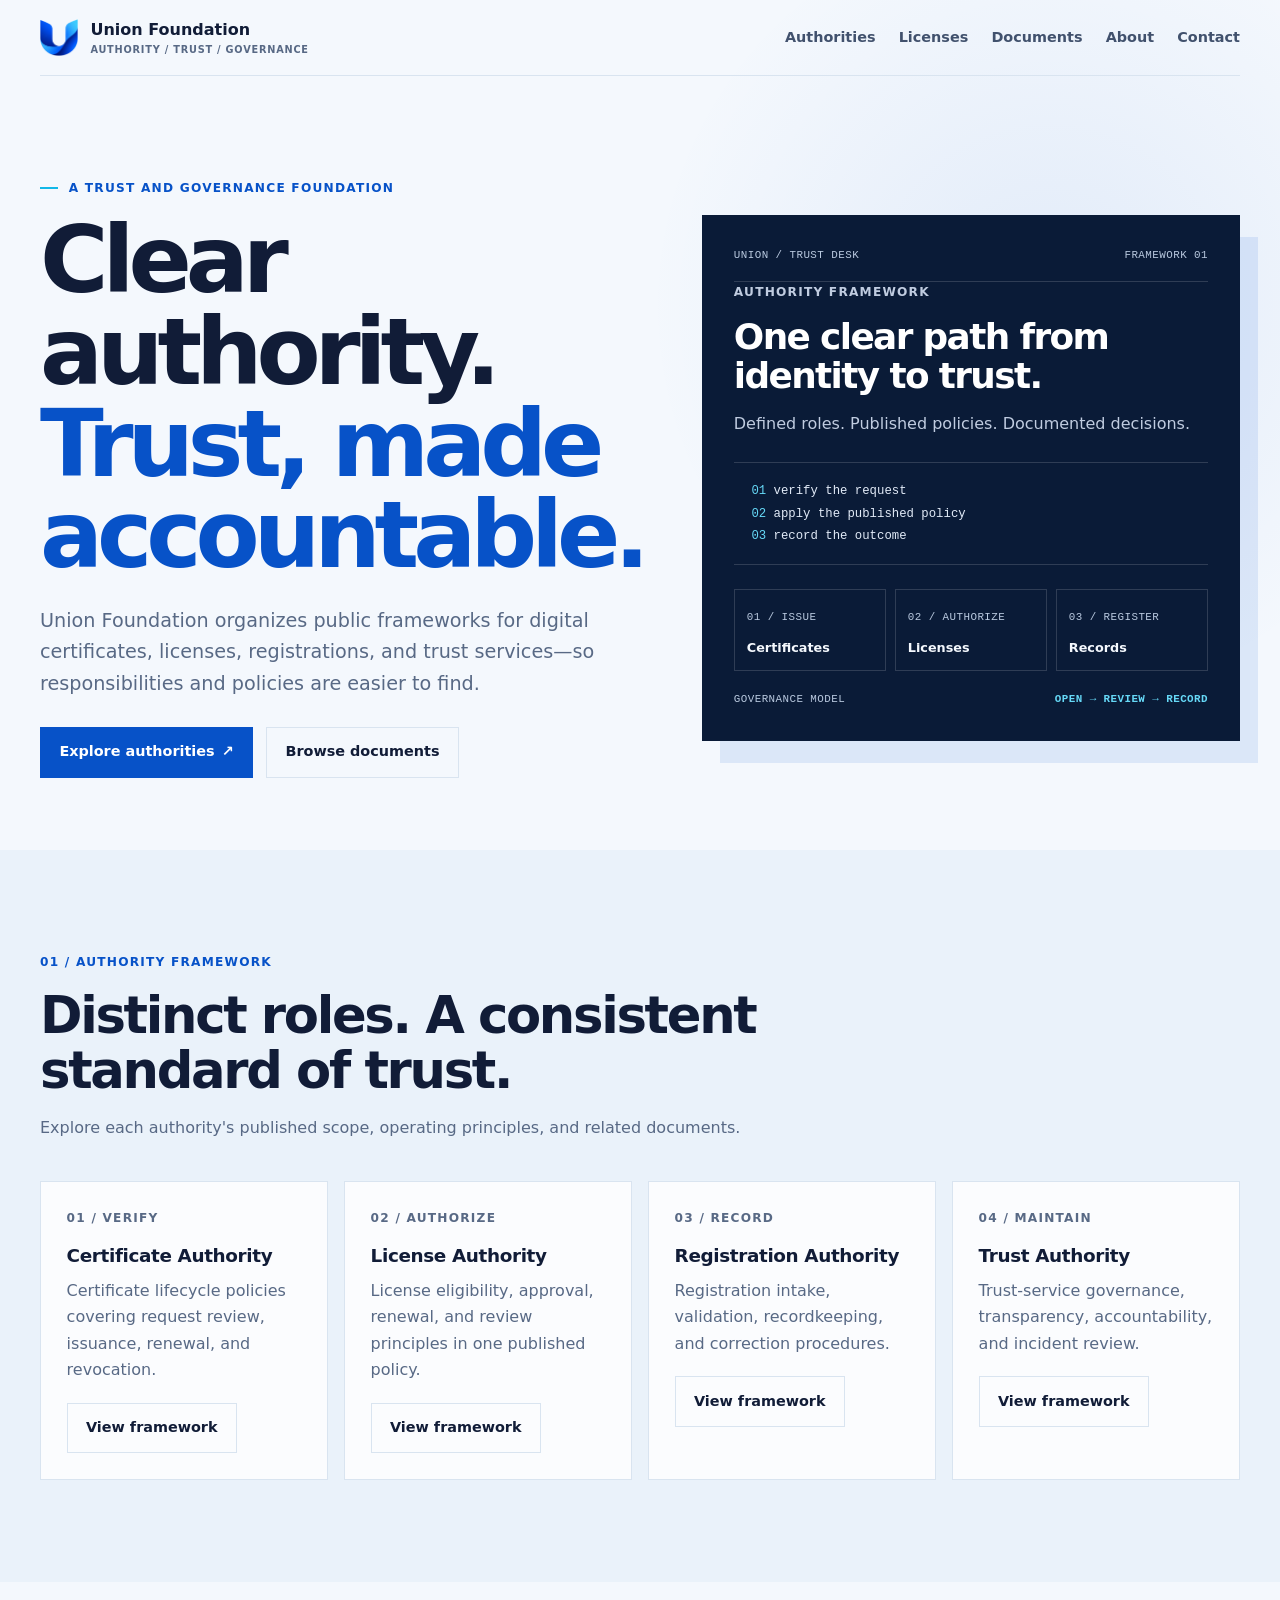
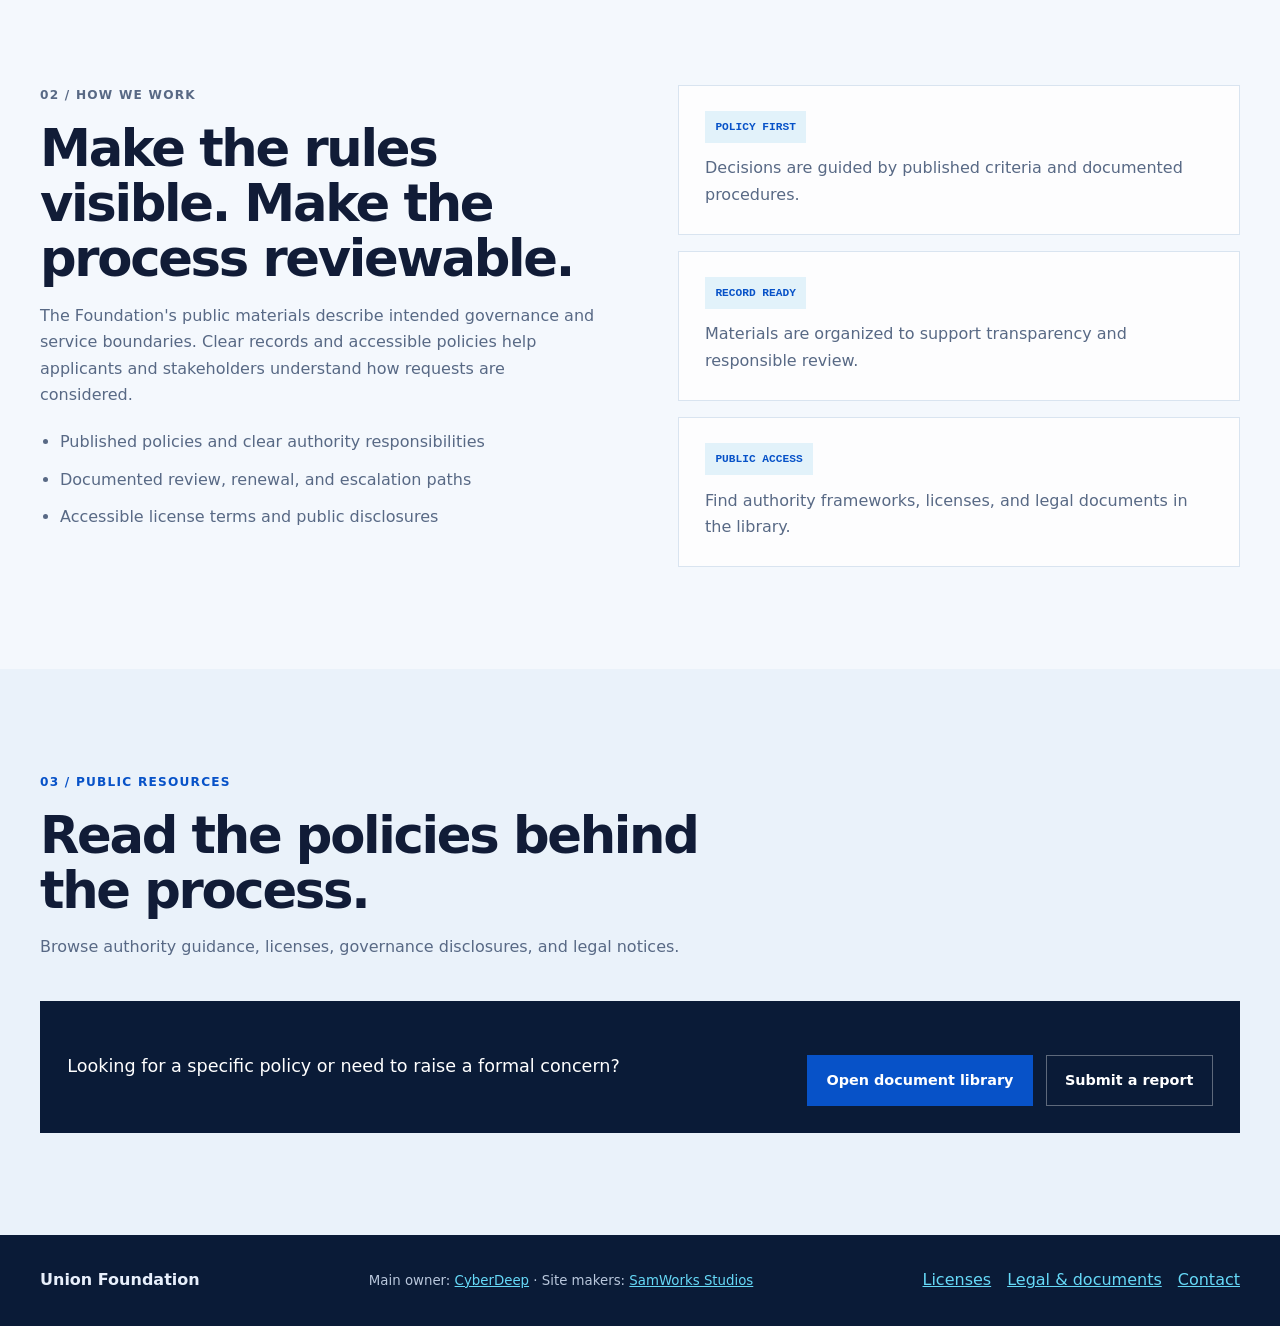
<file: index.html>
<!DOCTYPE html>
<html lang="en">
  <head>
    <meta charset="UTF-8" />
    <meta name="viewport" content="width=device-width, initial-scale=1" />
    <meta name="theme-color" content="#f4f8fd" />
    <meta name="description" content="Union Foundation publishes authority frameworks, public policies, and governance documents for certificate, licensing, registration, and digital trust services." />
    <link rel="canonical" href="https://union.cyberdeep.qzz.io/" />
    <meta property="og:type" content="website" />
    <meta property="og:title" content="Union Foundation | Authority &amp; Trust" />
    <meta property="og:description" content="Clear authority frameworks. Accountable digital trust." />
    <meta property="og:url" content="https://union.cyberdeep.qzz.io/" />
    <title>Union Foundation | Authority &amp; Trust</title>
    <script type="application/ld+json">
      {
        "@context": "https://schema.org",
        "@type": "Organization",
        "name": "Union Foundation",
        "url": "https://union.cyberdeep.qzz.io/",
        "logo": "https://union.cyberdeep.qzz.io/Logo-nbg.png",
        "parentOrganization": {
          "@type": "Organization",
          "name": "CyberDeep",
          "url": "https://cyberdeep.qzz.io/"
        },
        "creator": {
          "@type": "Organization",
          "name": "SamWorks Studios",
          "url": "https://samworks.cyberdeep.qzz.io/"
        }
      }
    </script>
    <link rel="stylesheet" href="styles.css" />
      <link rel="icon" type="image/png" href="Logo-nbg.png" />
    <meta property="og:site_name" content="Union Foundation" />
    <meta property="og:image" content="https://union.cyberdeep.qzz.io/social-card.svg" />
    <meta property="og:image:alt" content="Union Foundation ? clear authority, trust made accountable." />
    <meta name="twitter:card" content="summary_large_image" />
    <meta name="twitter:title" content="Union Foundation | Authority &amp; Trust" />
    <meta name="twitter:description" content="Union Foundation publishes authority frameworks, public policies, and governance documents for certificate, licensing, registration, and digital trust services." />
    <meta name="twitter:image" content="https://union.cyberdeep.qzz.io/social-card.svg" />
  </head>
  <body>
    <header class="site-header">
      <div class="container site-nav-wrap">
        <a class="brand-link" href="index.html" aria-label="Union Foundation home">
          <img class="brand-mark" src="Logo-nbg.png" alt="" width="40" height="40" />
          <span class="brand-copy">Union Foundation<small>AUTHORITY / TRUST / GOVERNANCE</small></span>
        </a>
        <nav class="site-nav" aria-label="Main navigation">
          <a href="Authority/index.html">Authorities</a>
          <a href="Licenses/index.html">Licenses</a>
          <a href="docs/index.html">Documents</a>
          <a href="about.html">About</a>
          <a href="contact.html">Contact</a>
        </nav>
      </div>
      <div class="container header-grid">
        <div>
          <p class="brand-label">A trust and governance foundation</p>
          <h1>Clear authority.<br /><em>Trust, made accountable.</em></h1>
          <p class="hero-copy">
            Union Foundation organizes public frameworks for digital certificates, licenses,
            registrations, and trust services—so responsibilities and policies are easier to find.
          </p>
          <div class="hero-actions">
            <a class="btn" href="Authority/index.html">Explore authorities <span aria-hidden="true">↗</span></a>
            <a class="btn btn-secondary" href="docs/index.html">Browse documents</a>
          </div>
        </div>
        <aside class="hero-panel" aria-label="Authority service overview">
          <div class="panel-topline"><span>UNION / TRUST DESK</span><span>FRAMEWORK 01</span></div>
          <p class="panel-tag">Authority framework</p>
          <h2>One clear path from identity to trust.</h2>
          <p>Defined roles. Published policies. Documented decisions.</p>
          <div class="pipeline-code">
            <span>01</span> verify the request<br />
            <span>02</span> apply the published policy<br />
            <span>03</span> record the outcome
          </div>
          <div class="pipeline-steps">
            <div><span>01 / ISSUE</span><strong>Certificates</strong></div>
            <div><span>02 / AUTHORIZE</span><strong>Licenses</strong></div>
            <div><span>03 / REGISTER</span><strong>Records</strong></div>
          </div>
          <div class="panel-foot"><span>GOVERNANCE MODEL</span><strong>OPEN → REVIEW → RECORD</strong></div>
        </aside>
      </div>
    </header>

    <main>
      <section class="section section-alt">
        <div class="container">
          <div class="section-heading">
            <p class="eyebrow">01 / Authority framework</p>
            <h2>Distinct roles. A consistent standard of trust.</h2>
            <p>Explore each authority's published scope, operating principles, and related documents.</p>
          </div>
          <div class="feature-grid">
            <article class="feature-card">
              <p class="eyebrow">01 / Verify</p>
              <h3>Certificate Authority</h3>
              <p>Certificate lifecycle policies covering request review, issuance, renewal, and revocation.</p>
              <a class="btn btn-secondary" href="Authority/certificate-authority.html">View framework</a>
            </article>
            <article class="feature-card">
              <p class="eyebrow">02 / Authorize</p>
              <h3>License Authority</h3>
              <p>License eligibility, approval, renewal, and review principles in one published policy.</p>
              <a class="btn btn-secondary" href="Authority/license-authority.html">View framework</a>
            </article>
            <article class="feature-card">
              <p class="eyebrow">03 / Record</p>
              <h3>Registration Authority</h3>
              <p>Registration intake, validation, recordkeeping, and correction procedures.</p>
              <a class="btn btn-secondary" href="Authority/registration-authority.html">View framework</a>
            </article>
            <article class="feature-card">
              <p class="eyebrow">04 / Maintain</p>
              <h3>Trust Authority</h3>
              <p>Trust-service governance, transparency, accountability, and incident review.</p>
              <a class="btn btn-secondary" href="Authority/trust-authority.html">View framework</a>
            </article>
          </div>
        </div>
      </section>

      <section class="section">
        <div class="container two-column">
          <div>
            <p class="eyebrow">02 / How we work</p>
            <h2>Make the rules visible. Make the process reviewable.</h2>
            <p>
              The Foundation's public materials describe intended governance and service boundaries.
              Clear records and accessible policies help applicants and stakeholders understand how
              requests are considered.
            </p>
            <ul class="check-list">
              <li>Published policies and clear authority responsibilities</li>
              <li>Documented review, renewal, and escalation paths</li>
              <li>Accessible license terms and public disclosures</li>
            </ul>
          </div>
          <div class="stats-grid">
            <div class="stat-card"><span>POLICY FIRST</span><p>Decisions are guided by published criteria and documented procedures.</p></div>
            <div class="stat-card"><span>RECORD READY</span><p>Materials are organized to support transparency and responsible review.</p></div>
            <div class="stat-card"><span>PUBLIC ACCESS</span><p>Find authority frameworks, licenses, and legal documents in the library.</p></div>
          </div>
        </div>
      </section>

      <section class="section section-alt">
        <div class="container">
          <div class="section-heading">
            <p class="eyebrow">03 / Public resources</p>
            <h2>Read the policies behind the process.</h2>
            <p>Browse authority guidance, licenses, governance disclosures, and legal notices.</p>
          </div>
          <div class="cta-panel">
            <p>Looking for a specific policy or need to raise a formal concern?</p>
            <div class="cta-actions">
              <a class="btn" href="docs/index.html">Open document library</a>
              <a class="btn btn-secondary" href="report.html">Submit a report</a>
            </div>
          </div>
        </div>
      </section>
    </main>

    <footer class="site-footer">
      <div class="container footer-grid">
        <p>Union Foundation</p>
        <small>Main owner: <a href="https://cyberdeep.qzz.io">CyberDeep</a> · Site makers: <a href="https://samworks.cyberdeep.qzz.io">SamWorks Studios</a></small>
        <div class="footer-links"><a href="Licenses/index.html">Licenses</a><a href="docs/index.html">Legal &amp; documents</a><a href="contact.html">Contact</a></div>
      </div>
    </footer>
  </body>
</html>
</file>
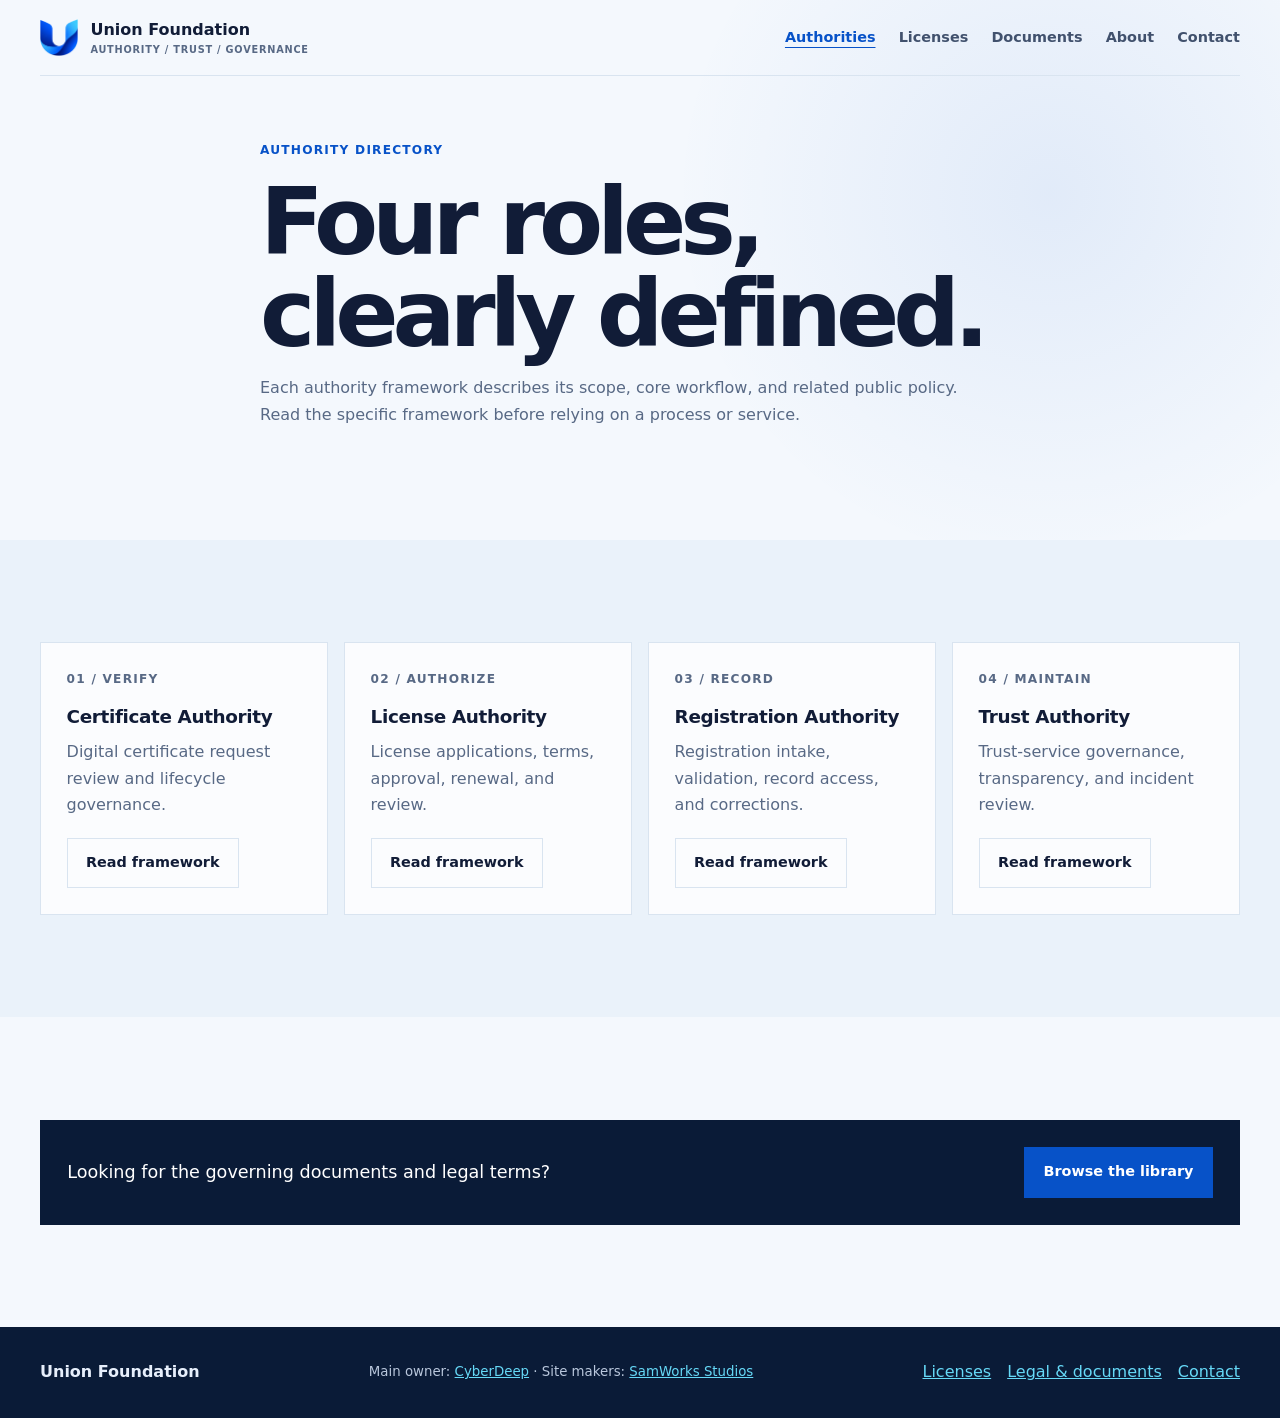
<file: Authority/index.html>
<!DOCTYPE html>
<html lang="en">
  <head>
    <meta charset="UTF-8" />
    <meta name="viewport" content="width=device-width, initial-scale=1" />
    <meta name="theme-color" content="#f4f8fd" />
    <meta name="description" content="Explore Union Foundation's Certificate, License, Registration, and Trust Authority frameworks." />
    <link rel="canonical" href="https://union.cyberdeep.qzz.io/Authority/" />
    <title>Authorities | Union Foundation</title>
    <link rel="stylesheet" href="../styles.css" />
      <link rel="icon" type="image/png" href="../Logo-nbg.png" />
    <meta property="og:type" content="website" />
    <meta property="og:site_name" content="Union Foundation" />
    <meta property="og:title" content="Authorities | Union Foundation" />
    <meta property="og:description" content="Explore Union Foundation's Certificate, License, Registration, and Trust Authority frameworks." />
    <meta property="og:url" content="https://union.cyberdeep.qzz.io/Authority/" />
    <meta property="og:image" content="https://union.cyberdeep.qzz.io/social-card.svg" />
    <meta property="og:image:alt" content="Union Foundation ? clear authority, trust made accountable." />
    <meta name="twitter:card" content="summary_large_image" />
    <meta name="twitter:title" content="Authorities | Union Foundation" />
    <meta name="twitter:description" content="Explore Union Foundation's Certificate, License, Registration, and Trust Authority frameworks." />
    <meta name="twitter:image" content="https://union.cyberdeep.qzz.io/social-card.svg" />
  </head>
  <body>
    <header class="site-header">
      <div class="container site-nav-wrap">
        <a class="brand-link" href="../index.html"><img class="brand-mark" src="../Logo-nbg.png" alt="" width="40" height="40" /><span class="brand-copy">Union Foundation<small>AUTHORITY / TRUST / GOVERNANCE</small></span></a>
        <nav class="site-nav" aria-label="Main navigation"><a href="index.html" aria-current="page">Authorities</a><a href="../Licenses/index.html">Licenses</a><a href="../docs/index.html">Documents</a><a href="../about.html">About</a><a href="../contact.html">Contact</a></nav>
      </div>
      <div class="container section-heading page-intro"><p class="eyebrow">Authority directory</p><h1>Four roles, clearly defined.</h1><p>Each authority framework describes its scope, core workflow, and related public policy. Read the specific framework before relying on a process or service.</p></div>
    </header>
    <main>
      <section class="section section-alt"><div class="container feature-grid">
        <article class="feature-card"><p class="eyebrow">01 / Verify</p><h3>Certificate Authority</h3><p>Digital certificate request review and lifecycle governance.</p><a class="btn btn-secondary" href="certificate-authority.html">Read framework</a></article>
        <article class="feature-card"><p class="eyebrow">02 / Authorize</p><h3>License Authority</h3><p>License applications, terms, approval, renewal, and review.</p><a class="btn btn-secondary" href="license-authority.html">Read framework</a></article>
        <article class="feature-card"><p class="eyebrow">03 / Record</p><h3>Registration Authority</h3><p>Registration intake, validation, record access, and corrections.</p><a class="btn btn-secondary" href="registration-authority.html">Read framework</a></article>
        <article class="feature-card"><p class="eyebrow">04 / Maintain</p><h3>Trust Authority</h3><p>Trust-service governance, transparency, and incident review.</p><a class="btn btn-secondary" href="trust-authority.html">Read framework</a></article>
      </div></section>
      <section class="section"><div class="container cta-panel"><p>Looking for the governing documents and legal terms?</p><a class="btn" href="../docs/index.html">Browse the library</a></div></section>
    </main>
    <footer class="site-footer"><div class="container footer-grid"><p>Union Foundation</p><small>Main owner: <a href="https://cyberdeep.qzz.io">CyberDeep</a> · Site makers: <a href="https://samworks.cyberdeep.qzz.io">SamWorks Studios</a></small><div class="footer-links"><a href="../Licenses/index.html">Licenses</a><a href="../docs/index.html">Legal &amp; documents</a><a href="../contact.html">Contact</a></div></div></footer>
  </body>
</html>
</file>
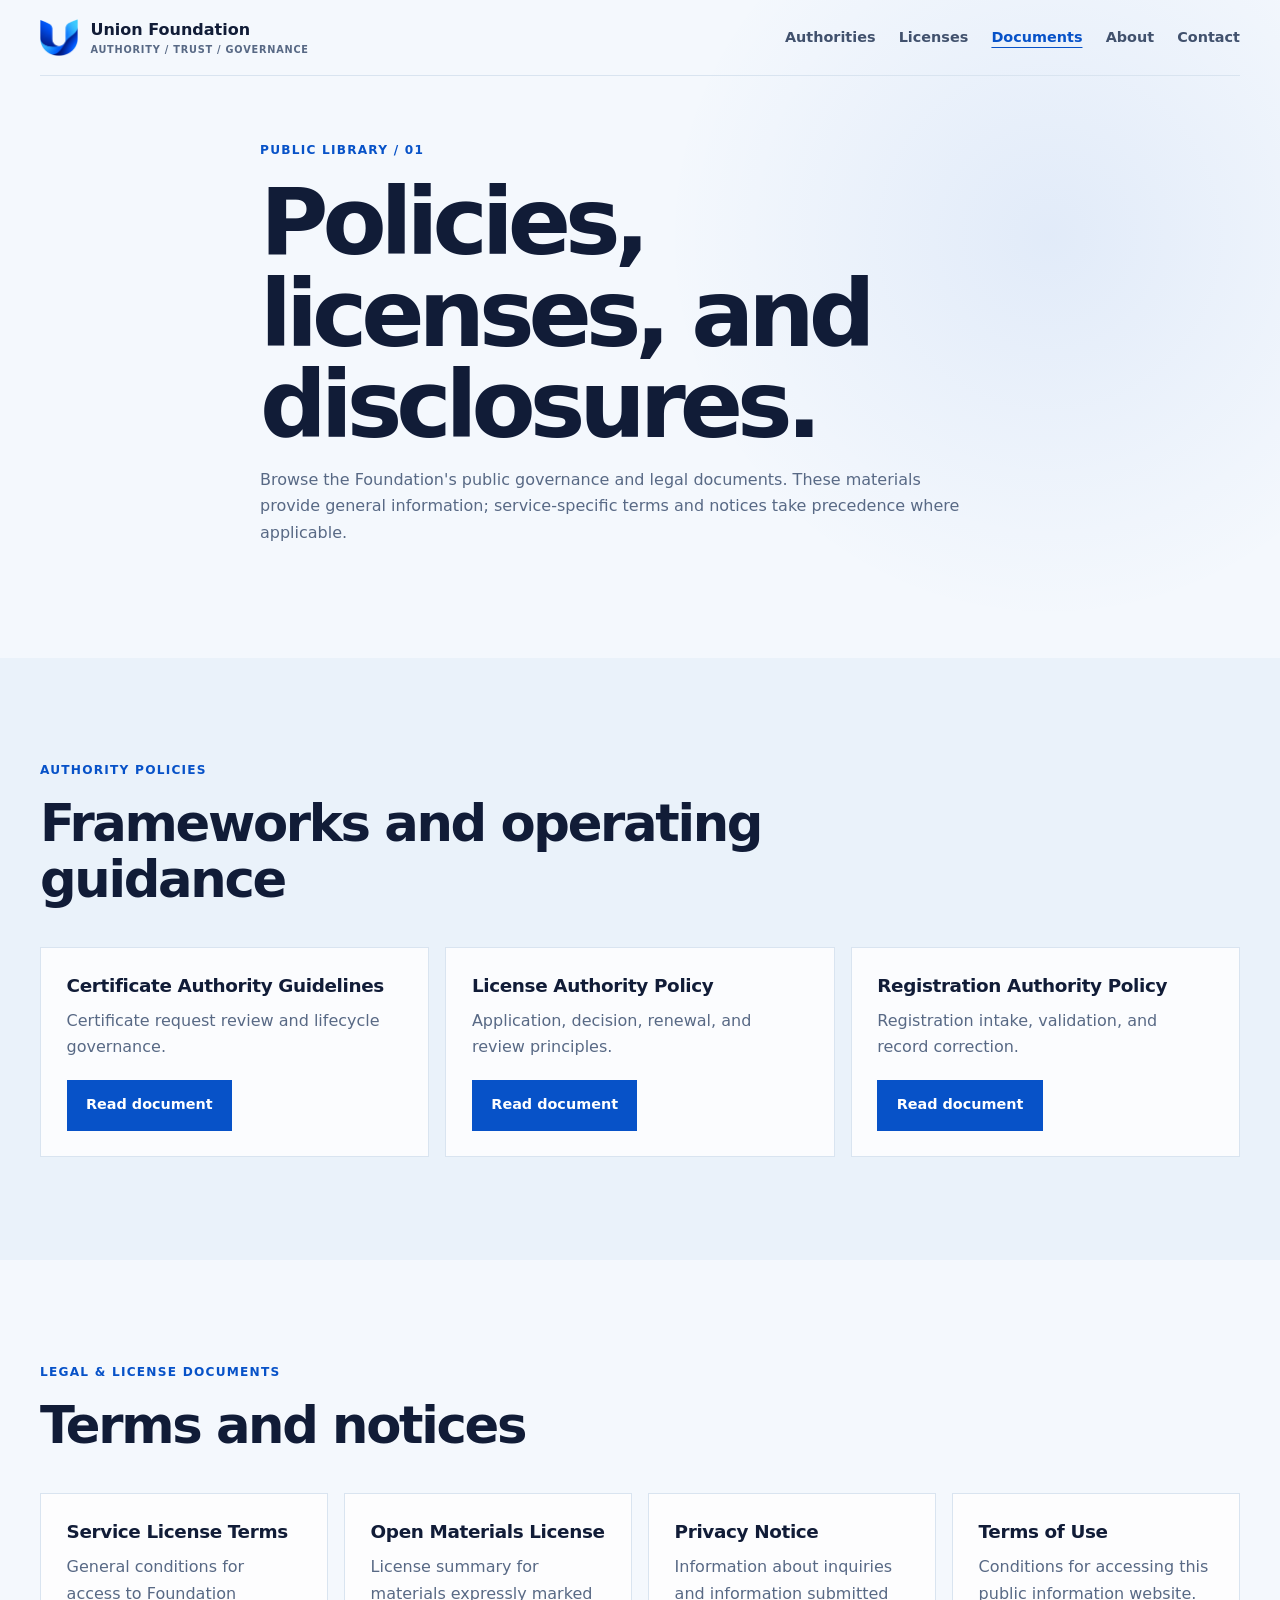
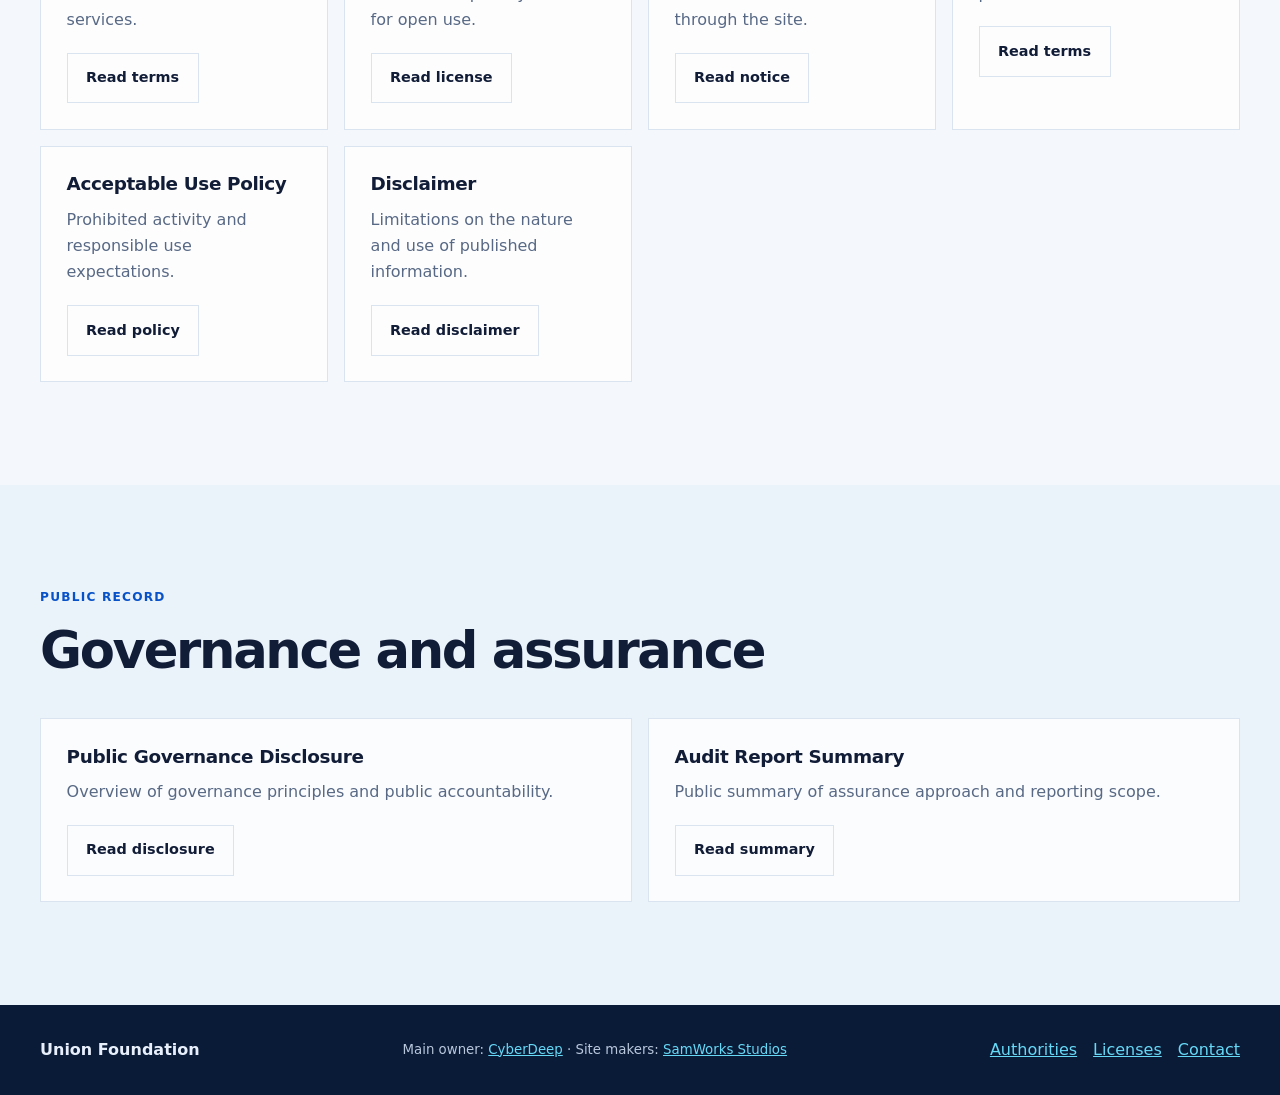
<file: docs/index.html>
<!DOCTYPE html>
<html lang="en">
  <head>
    <meta charset="UTF-8" />
    <meta name="viewport" content="width=device-width, initial-scale=1" />
    <meta name="theme-color" content="#f4f8fd" />
    <meta name="description" content="Union Foundation's public authority policies, licenses, legal notices, and governance documents." />
    <link rel="canonical" href="https://union.cyberdeep.qzz.io/docs/" />
    <meta property="og:type" content="website" />
    <meta property="og:title" content="Documents | Union Foundation" />
    <meta property="og:url" content="https://union.cyberdeep.qzz.io/docs/" />
    <title>Documents | Union Foundation</title>
    <link rel="stylesheet" href="../styles.css" />
      <link rel="icon" type="image/png" href="../Logo-nbg.png" />
    <meta property="og:site_name" content="Union Foundation" />
    <meta property="og:description" content="Union Foundation's public authority policies, licenses, legal notices, and governance documents." />
    <meta property="og:image" content="https://union.cyberdeep.qzz.io/social-card.svg" />
    <meta property="og:image:alt" content="Union Foundation ? clear authority, trust made accountable." />
    <meta name="twitter:card" content="summary_large_image" />
    <meta name="twitter:title" content="Documents | Union Foundation" />
    <meta name="twitter:description" content="Union Foundation's public authority policies, licenses, legal notices, and governance documents." />
    <meta name="twitter:image" content="https://union.cyberdeep.qzz.io/social-card.svg" />
  </head>
  <body>
    <header class="site-header">
      <div class="container site-nav-wrap">
        <a class="brand-link" href="../index.html"><img class="brand-mark" src="../Logo-nbg.png" alt="" width="40" height="40" /><span class="brand-copy">Union Foundation<small>AUTHORITY / TRUST / GOVERNANCE</small></span></a>
        <nav class="site-nav" aria-label="Main navigation"><a href="../Authority/index.html">Authorities</a><a href="../Licenses/index.html">Licenses</a><a href="index.html" aria-current="page">Documents</a><a href="../about.html">About</a><a href="../contact.html">Contact</a></nav>
      </div>
      <div class="container section-heading page-intro"><p class="eyebrow">Public library / 01</p><h1>Policies, licenses, and disclosures.</h1><p>Browse the Foundation's public governance and legal documents. These materials provide general information; service-specific terms and notices take precedence where applicable.</p></div>
    </header>
    <main>
      <section class="section section-alt"><div class="container">
        <div class="section-heading"><p class="eyebrow">Authority policies</p><h2>Frameworks and operating guidance</h2></div>
        <div class="document-grid">
          <article class="doc-card"><h3>Certificate Authority Guidelines</h3><p>Certificate request review and lifecycle governance.</p><a class="btn" href="certificate-authority-guidelines.html">Read document</a></article>
          <article class="doc-card"><h3>License Authority Policy</h3><p>Application, decision, renewal, and review principles.</p><a class="btn" href="license-authority-policy.html">Read document</a></article>
          <article class="doc-card"><h3>Registration Authority Policy</h3><p>Registration intake, validation, and record correction.</p><a class="btn" href="registration-authority-policy.html">Read document</a></article>
        </div>
      </div></section>
      <section class="section"><div class="container">
        <div class="section-heading"><p class="eyebrow">Legal &amp; license documents</p><h2>Terms and notices</h2></div>
        <div class="document-grid">
          <article class="doc-card"><h3>Service License Terms</h3><p>General conditions for access to Foundation services.</p><a class="btn btn-secondary" href="service-license-terms.html">Read terms</a></article>
          <article class="doc-card"><h3>Open Materials License</h3><p>License summary for materials expressly marked for open use.</p><a class="btn btn-secondary" href="open-license.html">Read license</a></article>
          <article class="doc-card"><h3>Privacy Notice</h3><p>Information about inquiries and information submitted through the site.</p><a class="btn btn-secondary" href="privacy-notice.html">Read notice</a></article>
          <article class="doc-card"><h3>Terms of Use</h3><p>Conditions for accessing this public information website.</p><a class="btn btn-secondary" href="terms-of-use.html">Read terms</a></article>
          <article class="doc-card"><h3>Acceptable Use Policy</h3><p>Prohibited activity and responsible use expectations.</p><a class="btn btn-secondary" href="acceptable-use-policy.html">Read policy</a></article>
          <article class="doc-card"><h3>Disclaimer</h3><p>Limitations on the nature and use of published information.</p><a class="btn btn-secondary" href="disclaimer.html">Read disclaimer</a></article>
        </div>
      </div></section>
      <section class="section section-alt"><div class="container">
        <div class="section-heading"><p class="eyebrow">Public record</p><h2>Governance and assurance</h2></div>
        <div class="document-grid">
          <article class="doc-card"><h3>Public Governance Disclosure</h3><p>Overview of governance principles and public accountability.</p><a class="btn btn-secondary" href="public-governance-disclosure.html">Read disclosure</a></article>
          <article class="doc-card"><h3>Audit Report Summary</h3><p>Public summary of assurance approach and reporting scope.</p><a class="btn btn-secondary" href="audit-report-summary.html">Read summary</a></article>
        </div>
      </div></section>
    </main>
    <footer class="site-footer"><div class="container footer-grid"><p>Union Foundation</p><small>Main owner: <a href="https://cyberdeep.qzz.io">CyberDeep</a> · Site makers: <a href="https://samworks.cyberdeep.qzz.io">SamWorks Studios</a></small><div class="footer-links"><a href="../Authority/index.html">Authorities</a><a href="../Licenses/index.html">Licenses</a><a href="../contact.html">Contact</a></div></div></footer>
  </body>
</html>
</file>
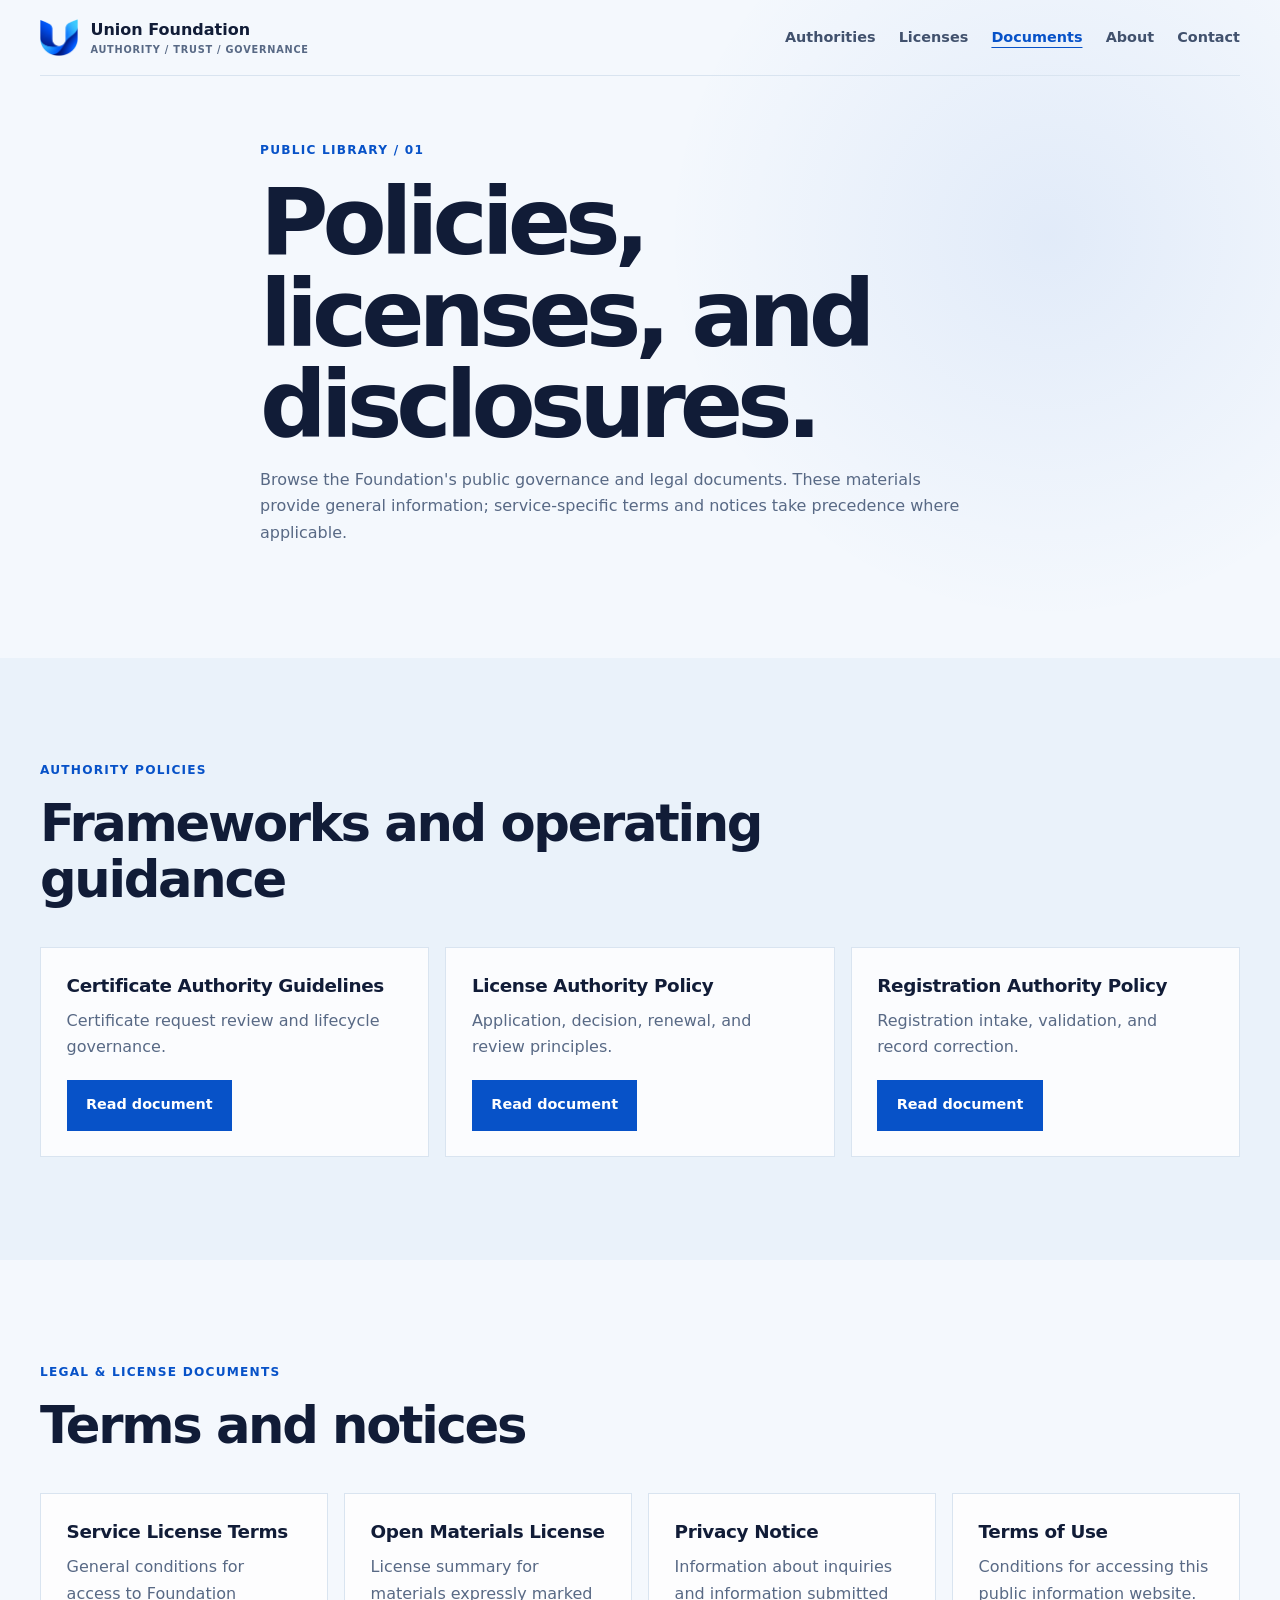
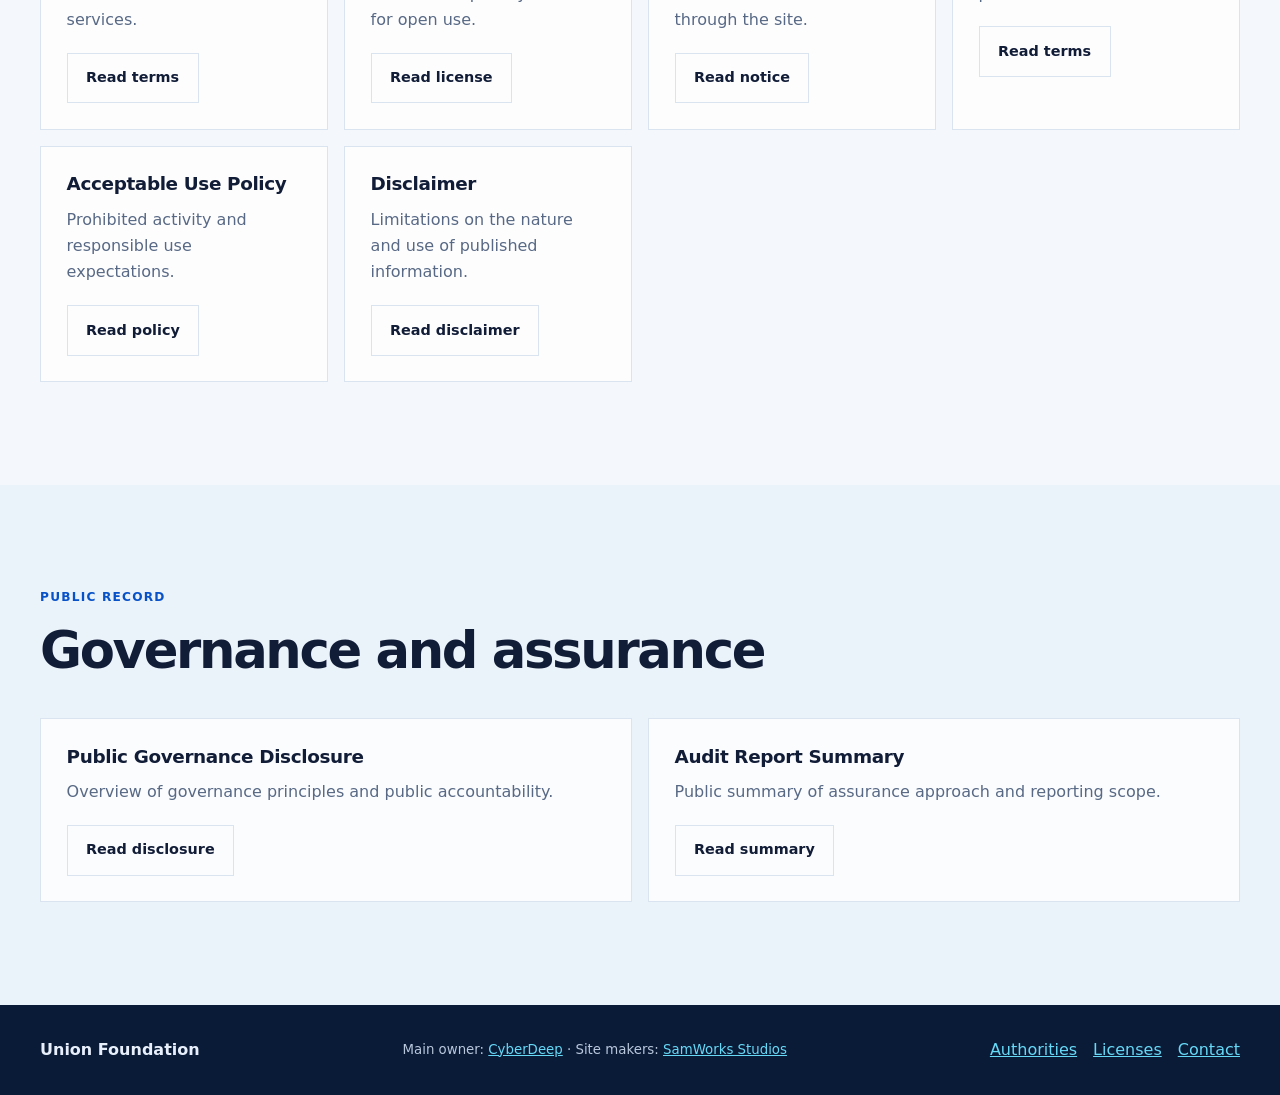
<file: documents/index.html>
<!DOCTYPE html>
<html lang="en">
  <head>
    <meta charset="UTF-8" />
    <meta name="viewport" content="width=device-width, initial-scale=1" />
    <meta http-equiv="refresh" content="0; url=../docs/index.html" />
    <link rel="canonical" href="https://union.cyberdeep.qzz.io/docs/" />
    <meta name="description" content="This page has moved to the current Union Foundation public document library." />
    <title>Documents moved | Union Foundation</title>
      <link rel="icon" type="image/png" href="../Logo-nbg.png" />
    <meta name="robots" content="noindex,follow" />
  </head>
  <body><p>The document library has moved. <a href="../docs/index.html">Continue to the current library</a>.</p></body>
</html>
</file>
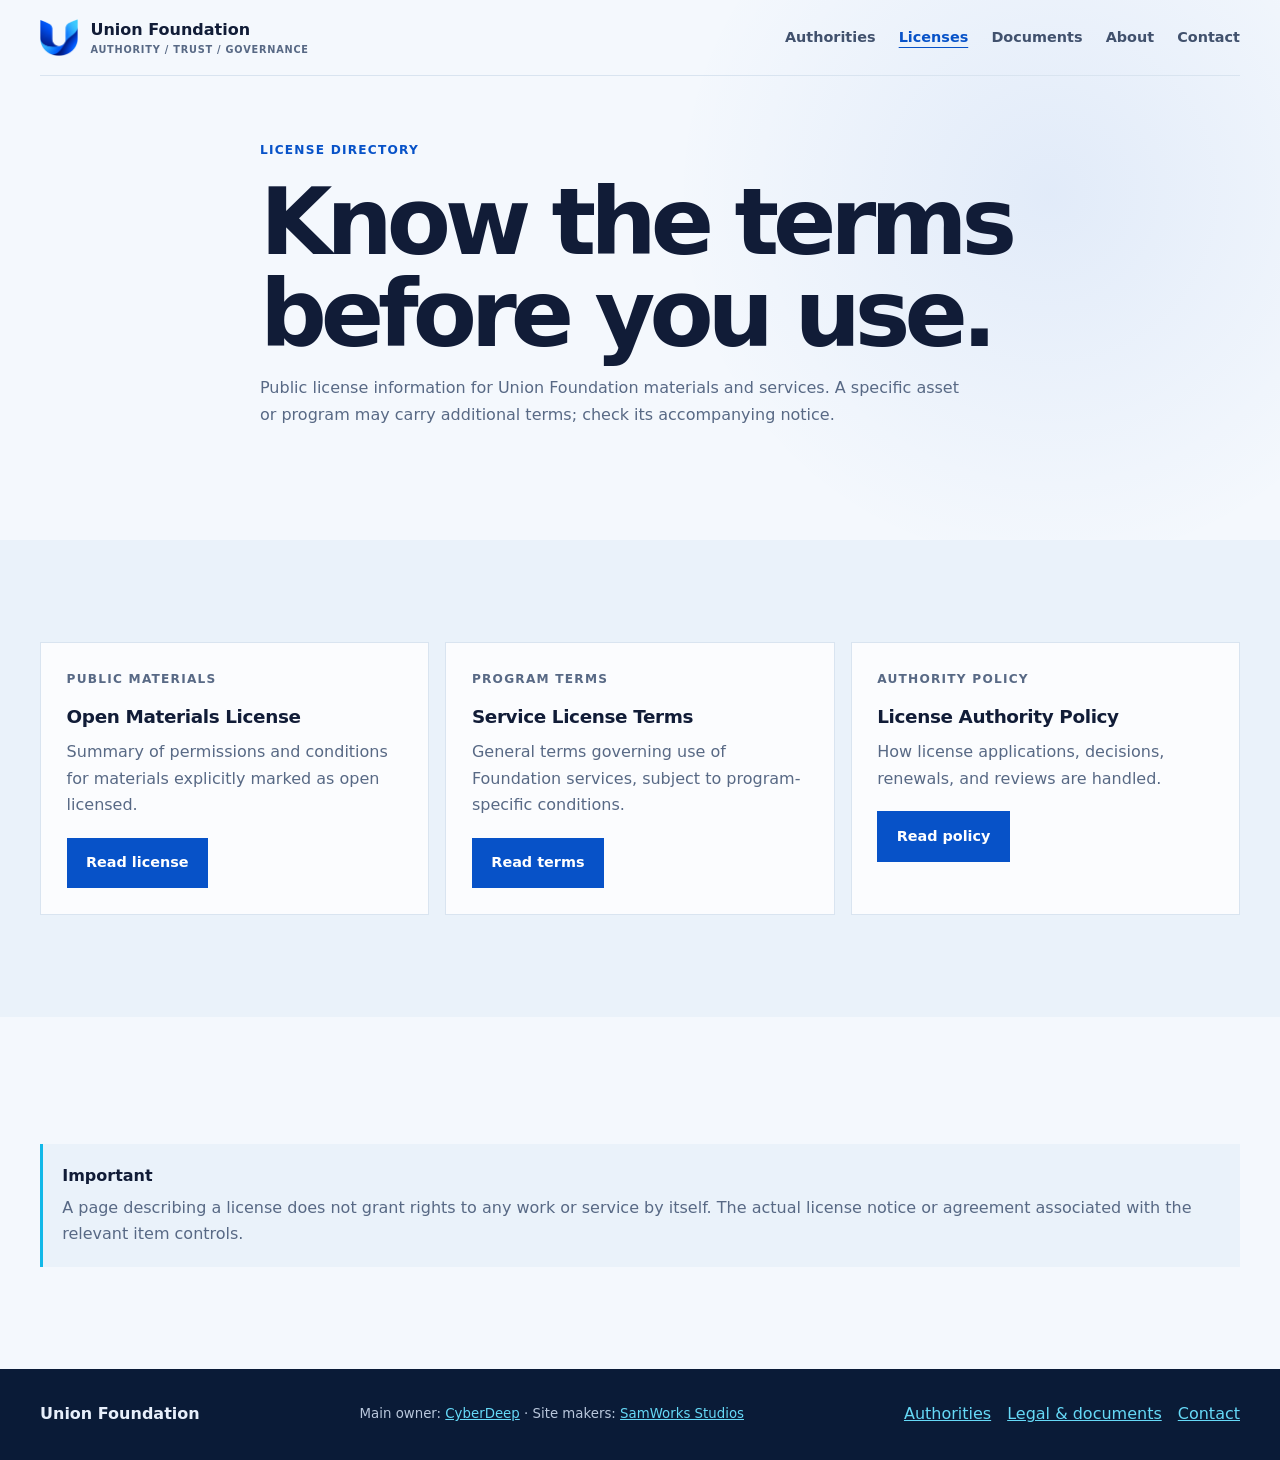
<file: Licenses/index.html>
<!DOCTYPE html>
<html lang="en">
  <head>
    <meta charset="UTF-8" />
    <meta name="viewport" content="width=device-width, initial-scale=1" />
    <meta name="theme-color" content="#f4f8fd" />
    <meta name="description" content="License directory and public license terms for Union Foundation materials and services." />
    <link rel="canonical" href="https://union.cyberdeep.qzz.io/Licenses/" />
    <title>Licenses | Union Foundation</title>
    <link rel="stylesheet" href="../styles.css" />
      <link rel="icon" type="image/png" href="../Logo-nbg.png" />
    <meta property="og:type" content="website" />
    <meta property="og:site_name" content="Union Foundation" />
    <meta property="og:title" content="Licenses | Union Foundation" />
    <meta property="og:description" content="License directory and public license terms for Union Foundation materials and services." />
    <meta property="og:url" content="https://union.cyberdeep.qzz.io/Licenses/" />
    <meta property="og:image" content="https://union.cyberdeep.qzz.io/social-card.svg" />
    <meta property="og:image:alt" content="Union Foundation ? clear authority, trust made accountable." />
    <meta name="twitter:card" content="summary_large_image" />
    <meta name="twitter:title" content="Licenses | Union Foundation" />
    <meta name="twitter:description" content="License directory and public license terms for Union Foundation materials and services." />
    <meta name="twitter:image" content="https://union.cyberdeep.qzz.io/social-card.svg" />
  </head>
  <body>
    <header class="site-header">
      <div class="container site-nav-wrap">
        <a class="brand-link" href="../index.html"><img class="brand-mark" src="../Logo-nbg.png" alt="" width="40" height="40" /><span class="brand-copy">Union Foundation<small>AUTHORITY / TRUST / GOVERNANCE</small></span></a>
        <nav class="site-nav" aria-label="Main navigation"><a href="../Authority/index.html">Authorities</a><a href="index.html" aria-current="page">Licenses</a><a href="../docs/index.html">Documents</a><a href="../about.html">About</a><a href="../contact.html">Contact</a></nav>
      </div>
      <div class="container section-heading page-intro"><p class="eyebrow">License directory</p><h1>Know the terms before you use.</h1><p>Public license information for Union Foundation materials and services. A specific asset or program may carry additional terms; check its accompanying notice.</p></div>
    </header>
    <main>
      <section class="section section-alt"><div class="container document-grid">
        <article class="doc-card"><p class="eyebrow">Public materials</p><h3>Open Materials License</h3><p>Summary of permissions and conditions for materials explicitly marked as open licensed.</p><a class="btn" href="../docs/open-license.html">Read license</a></article>
        <article class="doc-card"><p class="eyebrow">Program terms</p><h3>Service License Terms</h3><p>General terms governing use of Foundation services, subject to program-specific conditions.</p><a class="btn" href="../docs/service-license-terms.html">Read terms</a></article>
        <article class="doc-card"><p class="eyebrow">Authority policy</p><h3>License Authority Policy</h3><p>How license applications, decisions, renewals, and reviews are handled.</p><a class="btn" href="../docs/license-authority-policy.html">Read policy</a></article>
      </div></section>
      <section class="section"><div class="container notice-box"><strong>Important</strong><p>A page describing a license does not grant rights to any work or service by itself. The actual license notice or agreement associated with the relevant item controls.</p></div></section>
    </main>
    <footer class="site-footer"><div class="container footer-grid"><p>Union Foundation</p><small>Main owner: <a href="https://cyberdeep.qzz.io">CyberDeep</a> · Site makers: <a href="https://samworks.cyberdeep.qzz.io">SamWorks Studios</a></small><div class="footer-links"><a href="../Authority/index.html">Authorities</a><a href="../docs/index.html">Legal &amp; documents</a><a href="../contact.html">Contact</a></div></div></footer>
  </body>
</html>
</file>
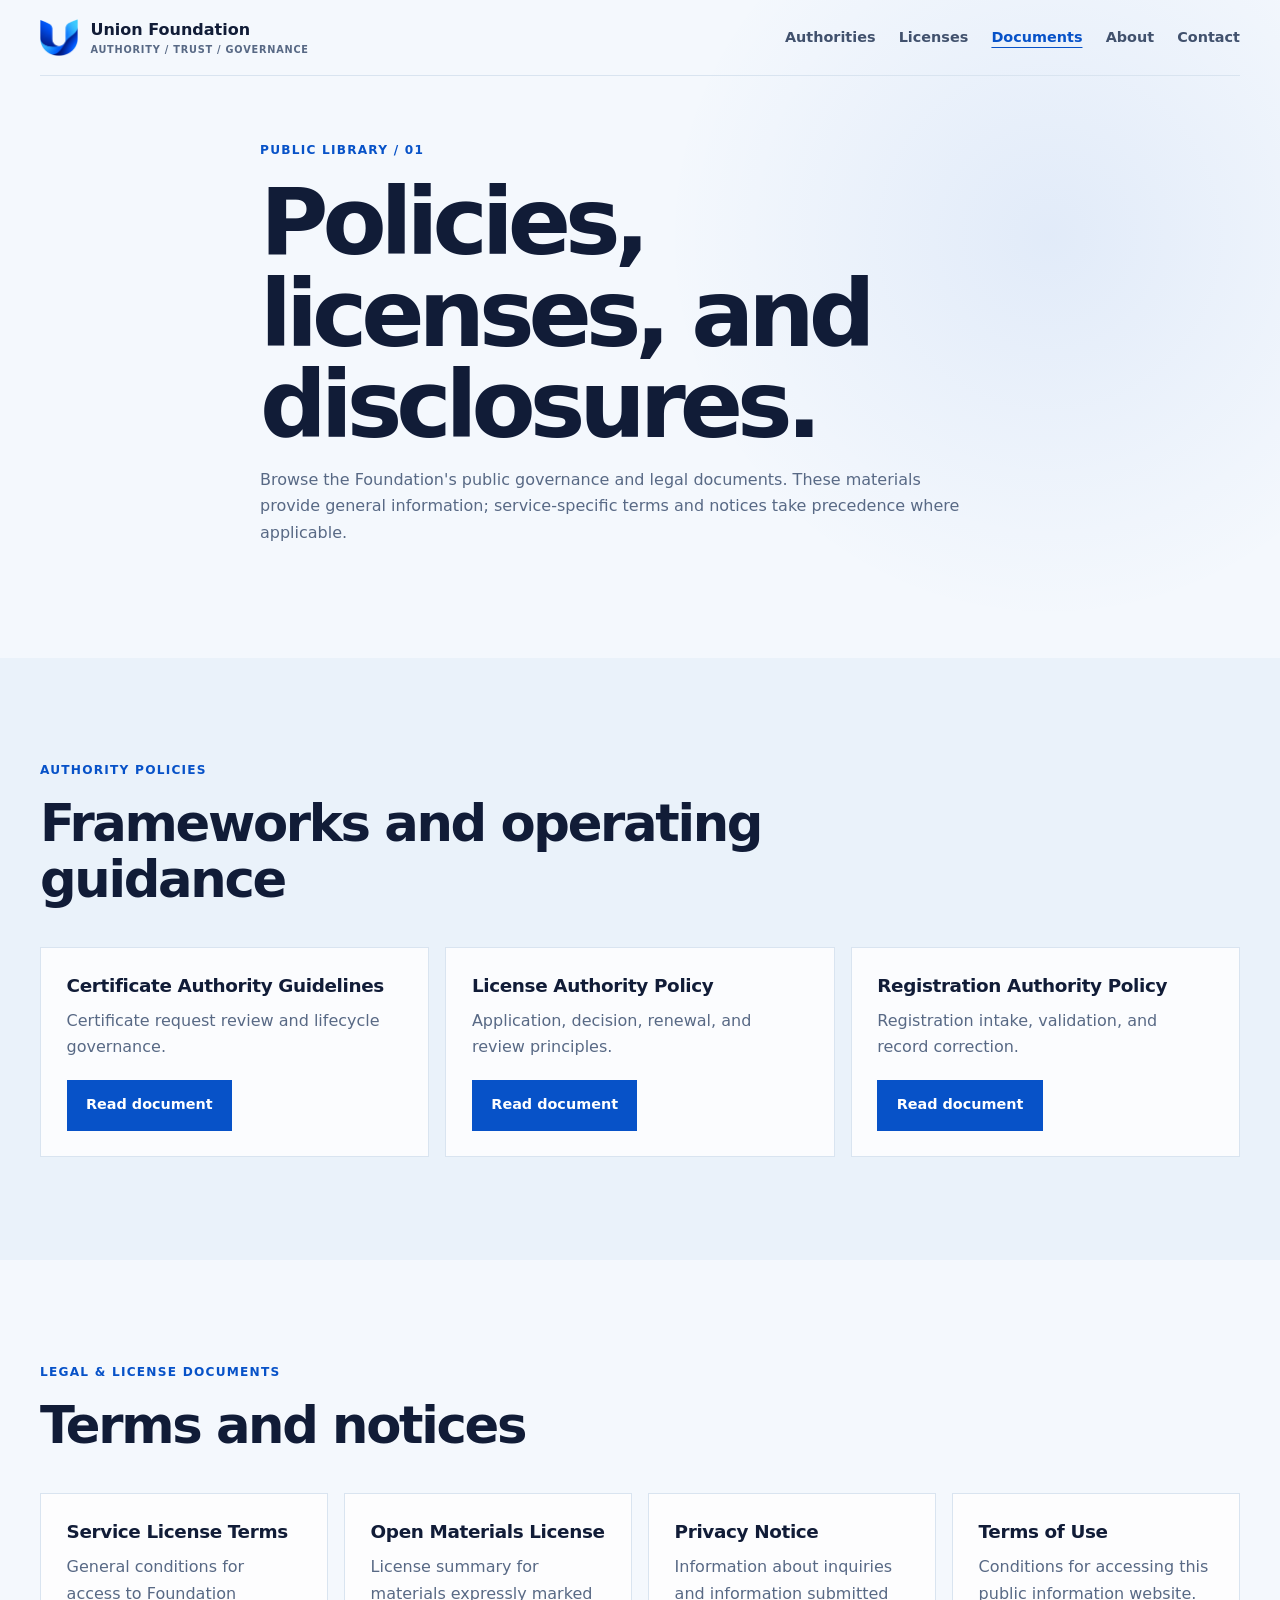
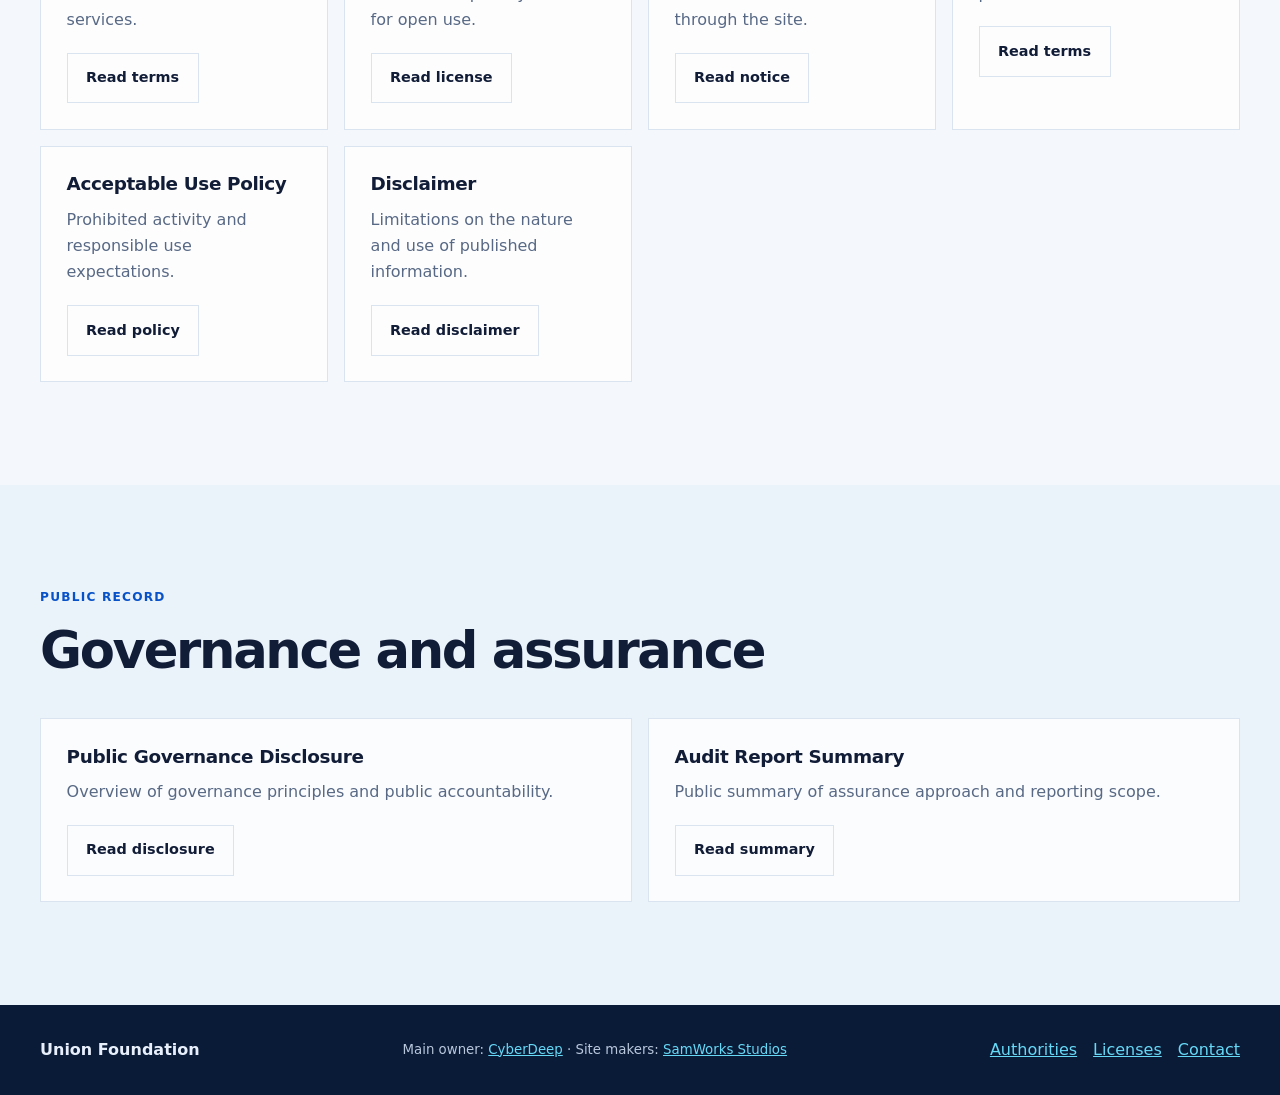
<file: open-documents/index.html>
<!DOCTYPE html>
<html lang="en">
  <head><meta charset="UTF-8" /><meta name="viewport" content="width=device-width, initial-scale=1" /><meta http-equiv="refresh" content="0; url=../docs/index.html" /><link rel="canonical" href="https://union.cyberdeep.qzz.io/docs/" /><meta name="description" content="This page has moved to the current Union Foundation public document library." />
    <title>Documents moved | Union Foundation</title>    <link rel="icon" type="image/png" href="../Logo-nbg.png" />
    <meta name="robots" content="noindex,follow" />
  </head>
  <body><p>Public documents are now in the central library. <a href="../docs/index.html">Open the document library</a>.</p></body>
</html>
</file>
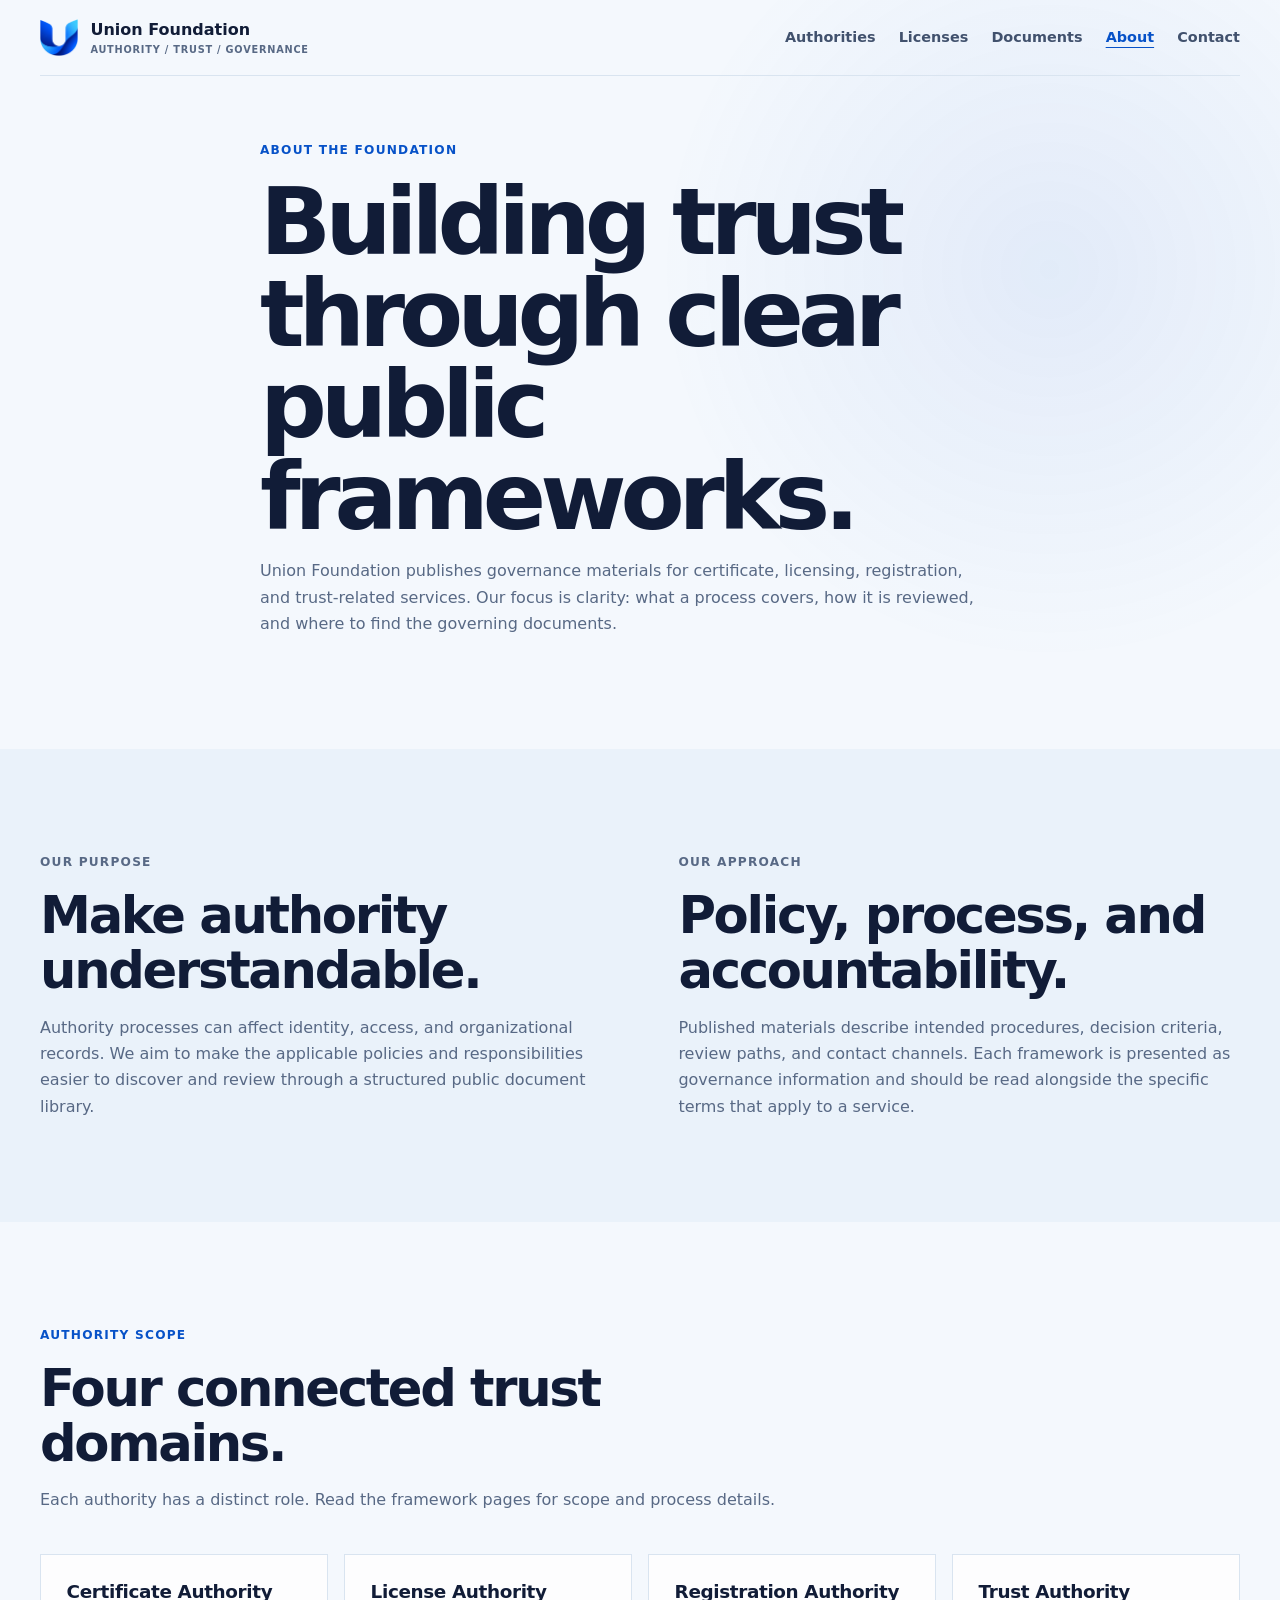
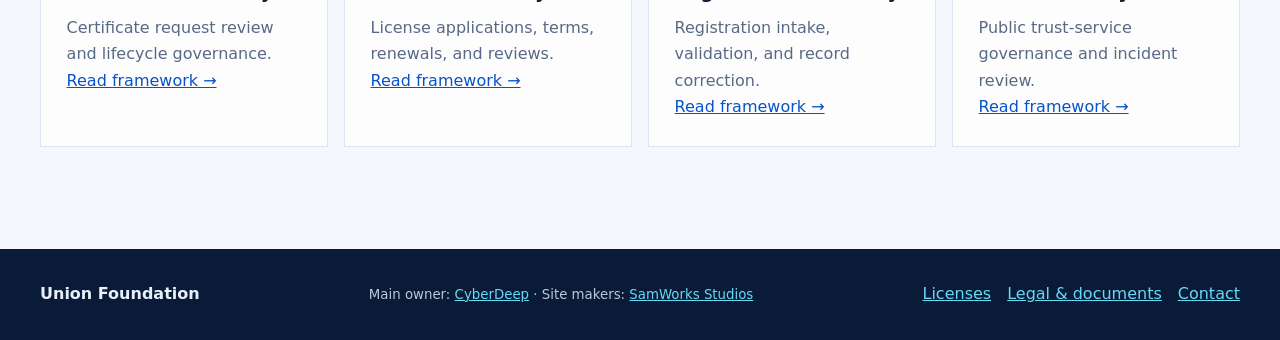
<file: about.html>
<!DOCTYPE html>
<html lang="en">
  <head>
    <meta charset="UTF-8" />
    <meta name="viewport" content="width=device-width, initial-scale=1" />
    <meta name="theme-color" content="#f4f8fd" />
    <meta name="description" content="Learn about Union Foundation's public authority, trust, and governance frameworks." />
    <link rel="canonical" href="https://union.cyberdeep.qzz.io/about.html" />
    <title>About | Union Foundation</title>
    <link rel="stylesheet" href="styles.css" />
      <link rel="icon" type="image/png" href="Logo-nbg.png" />
    <meta property="og:type" content="website" />
    <meta property="og:site_name" content="Union Foundation" />
    <meta property="og:title" content="About | Union Foundation" />
    <meta property="og:description" content="Learn about Union Foundation's public authority, trust, and governance frameworks." />
    <meta property="og:url" content="https://union.cyberdeep.qzz.io/about.html" />
    <meta property="og:image" content="https://union.cyberdeep.qzz.io/social-card.svg" />
    <meta property="og:image:alt" content="Union Foundation ? clear authority, trust made accountable." />
    <meta name="twitter:card" content="summary_large_image" />
    <meta name="twitter:title" content="About | Union Foundation" />
    <meta name="twitter:description" content="Learn about Union Foundation's public authority, trust, and governance frameworks." />
    <meta name="twitter:image" content="https://union.cyberdeep.qzz.io/social-card.svg" />
  </head>
  <body>
    <header class="site-header">
      <div class="container site-nav-wrap">
        <a class="brand-link" href="index.html"><img class="brand-mark" src="Logo-nbg.png" alt="" width="40" height="40" /><span class="brand-copy">Union Foundation<small>AUTHORITY / TRUST / GOVERNANCE</small></span></a>
        <nav class="site-nav" aria-label="Main navigation"><a href="Authority/index.html">Authorities</a><a href="Licenses/index.html">Licenses</a><a href="docs/index.html">Documents</a><a href="about.html" aria-current="page">About</a><a href="contact.html">Contact</a></nav>
      </div>
      <div class="container section-heading page-intro">
        <p class="eyebrow">About the Foundation</p>
        <h1>Building trust through clear public frameworks.</h1>
        <p>Union Foundation publishes governance materials for certificate, licensing, registration, and trust-related services. Our focus is clarity: what a process covers, how it is reviewed, and where to find the governing documents.</p>
      </div>
    </header>
    <main>
      <section class="section section-alt">
        <div class="container two-column">
          <div><p class="eyebrow">Our purpose</p><h2>Make authority understandable.</h2><p>Authority processes can affect identity, access, and organizational records. We aim to make the applicable policies and responsibilities easier to discover and review through a structured public document library.</p></div>
          <div><p class="eyebrow">Our approach</p><h2>Policy, process, and accountability.</h2><p>Published materials describe intended procedures, decision criteria, review paths, and contact channels. Each framework is presented as governance information and should be read alongside the specific terms that apply to a service.</p></div>
        </div>
      </section>
      <section class="section">
        <div class="container">
          <div class="section-heading"><p class="eyebrow">Authority scope</p><h2>Four connected trust domains.</h2><p>Each authority has a distinct role. Read the framework pages for scope and process details.</p></div>
          <div class="feature-grid">
            <article class="feature-card"><h3>Certificate Authority</h3><p>Certificate request review and lifecycle governance.</p><a href="Authority/certificate-authority.html">Read framework →</a></article>
            <article class="feature-card"><h3>License Authority</h3><p>License applications, terms, renewals, and reviews.</p><a href="Authority/license-authority.html">Read framework →</a></article>
            <article class="feature-card"><h3>Registration Authority</h3><p>Registration intake, validation, and record correction.</p><a href="Authority/registration-authority.html">Read framework →</a></article>
            <article class="feature-card"><h3>Trust Authority</h3><p>Public trust-service governance and incident review.</p><a href="Authority/trust-authority.html">Read framework →</a></article>
          </div>
        </div>
      </section>
    </main>
    <footer class="site-footer"><div class="container footer-grid"><p>Union Foundation</p><small>Main owner: <a href="https://cyberdeep.qzz.io">CyberDeep</a> · Site makers: <a href="https://samworks.cyberdeep.qzz.io">SamWorks Studios</a></small><div class="footer-links"><a href="Licenses/index.html">Licenses</a><a href="docs/index.html">Legal &amp; documents</a><a href="contact.html">Contact</a></div></div></footer>
  </body>
</html>
</file>
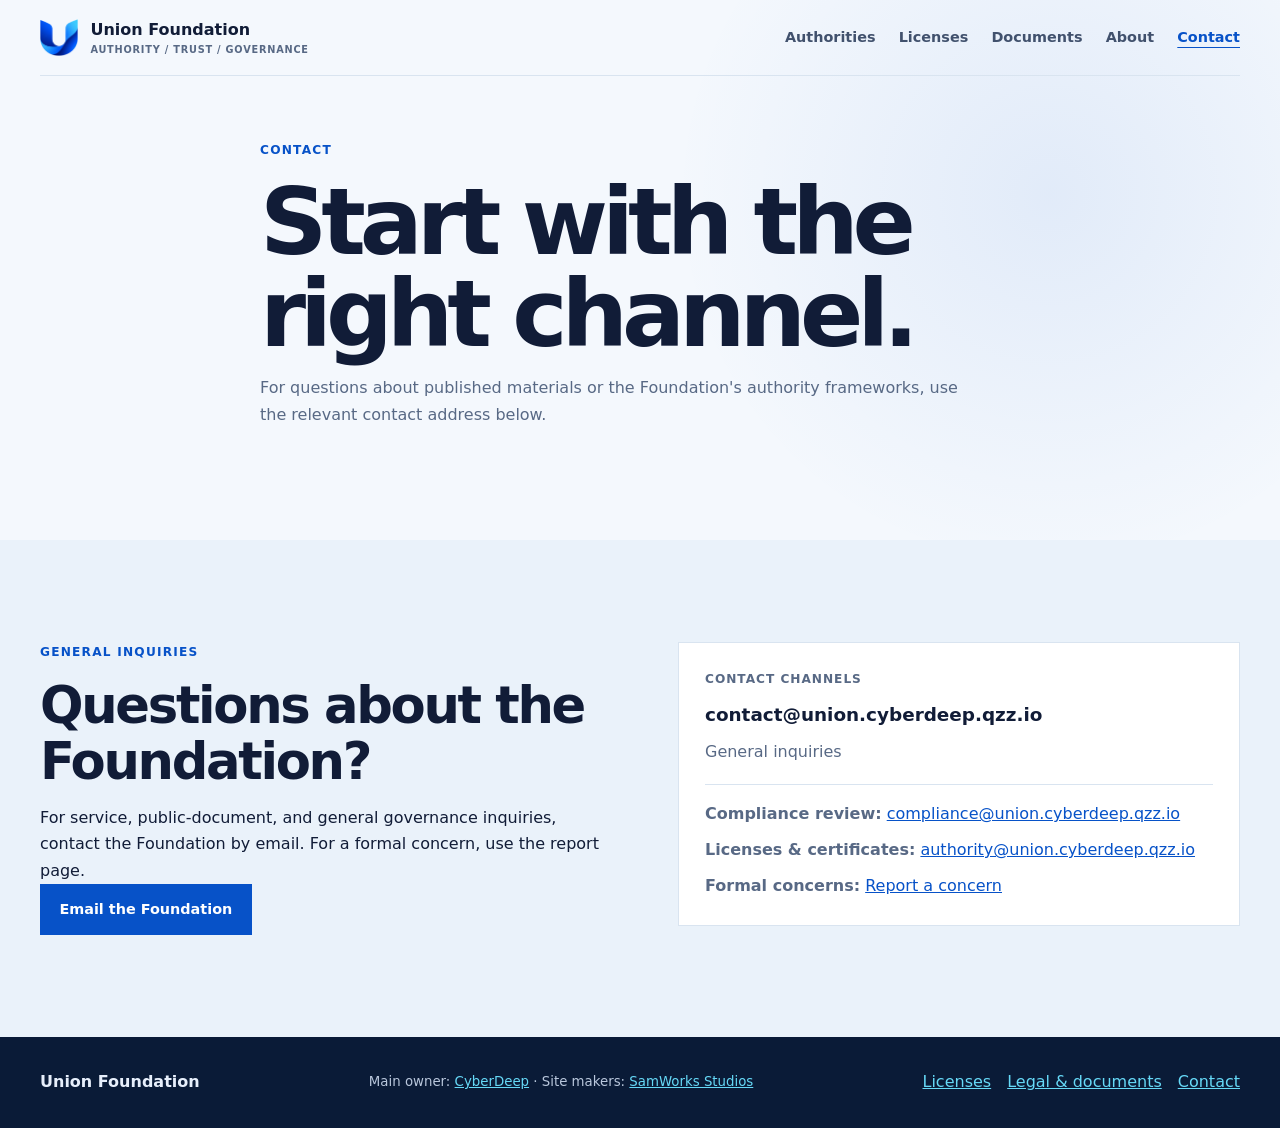
<file: contact.html>
<!DOCTYPE html>
<html lang="en">
  <head>
    <meta charset="UTF-8" />
    <meta name="viewport" content="width=device-width, initial-scale=1" />
    <meta name="theme-color" content="#f4f8fd" />
    <meta name="description" content="Contact Union Foundation about authority frameworks, public documents, and governance inquiries." />
    <link rel="canonical" href="https://union.cyberdeep.qzz.io/contact.html" />
    <title>Contact | Union Foundation</title>
    <link rel="stylesheet" href="styles.css" />
      <link rel="icon" type="image/png" href="Logo-nbg.png" />
    <meta property="og:type" content="website" />
    <meta property="og:site_name" content="Union Foundation" />
    <meta property="og:title" content="Contact | Union Foundation" />
    <meta property="og:description" content="Contact Union Foundation about authority frameworks, public documents, and governance inquiries." />
    <meta property="og:url" content="https://union.cyberdeep.qzz.io/contact.html" />
    <meta property="og:image" content="https://union.cyberdeep.qzz.io/social-card.svg" />
    <meta property="og:image:alt" content="Union Foundation ? clear authority, trust made accountable." />
    <meta name="twitter:card" content="summary_large_image" />
    <meta name="twitter:title" content="Contact | Union Foundation" />
    <meta name="twitter:description" content="Contact Union Foundation about authority frameworks, public documents, and governance inquiries." />
    <meta name="twitter:image" content="https://union.cyberdeep.qzz.io/social-card.svg" />
  </head>
  <body>
    <header class="site-header">
      <div class="container site-nav-wrap">
        <a class="brand-link" href="index.html"><img class="brand-mark" src="Logo-nbg.png" alt="" width="40" height="40" /><span class="brand-copy">Union Foundation<small>AUTHORITY / TRUST / GOVERNANCE</small></span></a>
        <nav class="site-nav" aria-label="Main navigation"><a href="Authority/index.html">Authorities</a><a href="Licenses/index.html">Licenses</a><a href="docs/index.html">Documents</a><a href="about.html">About</a><a href="contact.html" aria-current="page">Contact</a></nav>
      </div>
      <div class="container section-heading page-intro"><p class="eyebrow">Contact</p><h1>Start with the right channel.</h1><p>For questions about published materials or the Foundation's authority frameworks, use the relevant contact address below.</p></div>
    </header>
    <main>
      <section class="section section-alt"><div class="container contact-panel">
        <div><p class="eyebrow">General inquiries</p><h2>Questions about the Foundation?</h2><p>For service, public-document, and general governance inquiries, contact the Foundation by email. For a formal concern, use the report page.</p><a class="btn" href="mailto:contact@union.cyberdeep.qzz.io">Email the Foundation</a></div>
        <div class="contact-card"><p class="contact-label">Contact channels</p><a class="contact-link" href="mailto:contact@union.cyberdeep.qzz.io">contact@union.cyberdeep.qzz.io</a><p class="contact-note">General inquiries</p><div class="contact-group"><p><strong>Compliance review:</strong> <a href="mailto:compliance@union.cyberdeep.qzz.io">compliance@union.cyberdeep.qzz.io</a></p><p><strong>Licenses &amp; certificates:</strong> <a href="mailto:authority@union.cyberdeep.qzz.io">authority@union.cyberdeep.qzz.io</a></p><p><strong>Formal concerns:</strong> <a href="report.html">Report a concern</a></p></div></div>
      </div></section>
    </main>
    <footer class="site-footer"><div class="container footer-grid"><p>Union Foundation</p><small>Main owner: <a href="https://cyberdeep.qzz.io">CyberDeep</a> · Site makers: <a href="https://samworks.cyberdeep.qzz.io">SamWorks Studios</a></small><div class="footer-links"><a href="Licenses/index.html">Licenses</a><a href="docs/index.html">Legal &amp; documents</a><a href="contact.html">Contact</a></div></div></footer>
  </body>
</html>
</file>
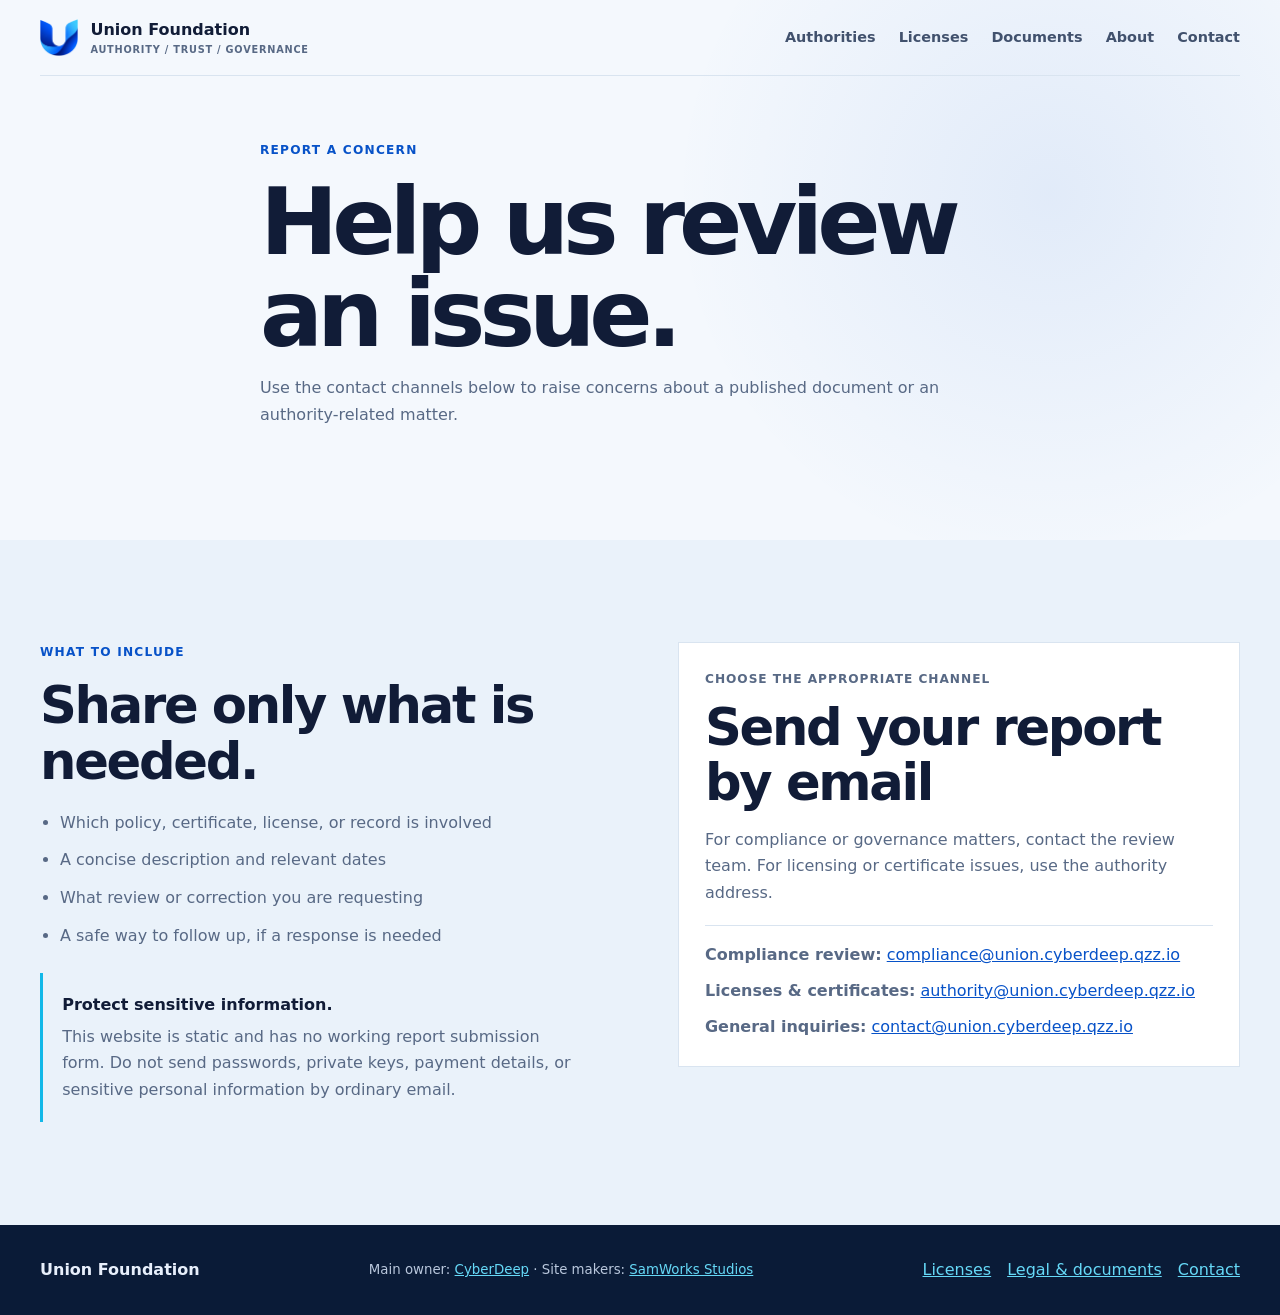
<file: report.html>
<!DOCTYPE html>
<html lang="en">
  <head>
    <meta charset="UTF-8" />
    <meta name="viewport" content="width=device-width, initial-scale=1" />
    <meta name="theme-color" content="#f4f8fd" />
    <meta name="description" content="Contact Union Foundation to report a concern about published policies, authority records, or governance materials." />
    <link rel="canonical" href="https://union.cyberdeep.qzz.io/report.html" />
    <title>Report a Concern | Union Foundation</title>
    <link rel="stylesheet" href="styles.css" />
      <link rel="icon" type="image/png" href="Logo-nbg.png" />
    <meta property="og:type" content="website" />
    <meta property="og:site_name" content="Union Foundation" />
    <meta property="og:title" content="Report a Concern | Union Foundation" />
    <meta property="og:description" content="Contact Union Foundation to report a concern about published policies, authority records, or governance materials." />
    <meta property="og:url" content="https://union.cyberdeep.qzz.io/report.html" />
    <meta property="og:image" content="https://union.cyberdeep.qzz.io/social-card.svg" />
    <meta property="og:image:alt" content="Union Foundation ? clear authority, trust made accountable." />
    <meta name="twitter:card" content="summary_large_image" />
    <meta name="twitter:title" content="Report a Concern | Union Foundation" />
    <meta name="twitter:description" content="Contact Union Foundation to report a concern about published policies, authority records, or governance materials." />
    <meta name="twitter:image" content="https://union.cyberdeep.qzz.io/social-card.svg" />
  </head>
  <body>
    <header class="site-header">
      <div class="container site-nav-wrap">
        <a class="brand-link" href="index.html"><img class="brand-mark" src="Logo-nbg.png" alt="" width="40" height="40" /><span class="brand-copy">Union Foundation<small>AUTHORITY / TRUST / GOVERNANCE</small></span></a>
        <nav class="site-nav" aria-label="Main navigation"><a href="Authority/index.html">Authorities</a><a href="Licenses/index.html">Licenses</a><a href="docs/index.html">Documents</a><a href="about.html">About</a><a href="contact.html">Contact</a></nav>
      </div>
      <div class="container section-heading page-intro"><p class="eyebrow">Report a concern</p><h1>Help us review an issue.</h1><p>Use the contact channels below to raise concerns about a published document or an authority-related matter.</p></div>
    </header>
    <main>
      <section class="section section-alt">
        <div class="container report-layout">
          <div>
            <p class="eyebrow">What to include</p><h2>Share only what is needed.</h2>
            <ul class="report-list">
              <li>Which policy, certificate, license, or record is involved</li>
              <li>A concise description and relevant dates</li>
              <li>What review or correction you are requesting</li>
              <li>A safe way to follow up, if a response is needed</li>
            </ul>
            <div class="notice-box"><strong>Protect sensitive information.</strong><p>This website is static and has no working report submission form. Do not send passwords, private keys, payment details, or sensitive personal information by ordinary email.</p></div>
          </div>
          <div class="contact-card">
            <p class="contact-label">Choose the appropriate channel</p>
            <h2>Send your report by email</h2>
            <p>For compliance or governance matters, contact the review team. For licensing or certificate issues, use the authority address.</p>
            <div class="contact-group">
              <p><strong>Compliance review:</strong> <a href="mailto:compliance@union.cyberdeep.qzz.io">compliance@union.cyberdeep.qzz.io</a></p>
              <p><strong>Licenses &amp; certificates:</strong> <a href="mailto:authority@union.cyberdeep.qzz.io">authority@union.cyberdeep.qzz.io</a></p>
              <p><strong>General inquiries:</strong> <a href="mailto:contact@union.cyberdeep.qzz.io">contact@union.cyberdeep.qzz.io</a></p>
            </div>
          </div>
        </div>
      </section>
    </main>
    <footer class="site-footer"><div class="container footer-grid"><p>Union Foundation</p><small>Main owner: <a href="https://cyberdeep.qzz.io">CyberDeep</a> · Site makers: <a href="https://samworks.cyberdeep.qzz.io">SamWorks Studios</a></small><div class="footer-links"><a href="Licenses/index.html">Licenses</a><a href="docs/index.html">Legal &amp; documents</a><a href="contact.html">Contact</a></div></div></footer>
  </body>
</html>
</file>
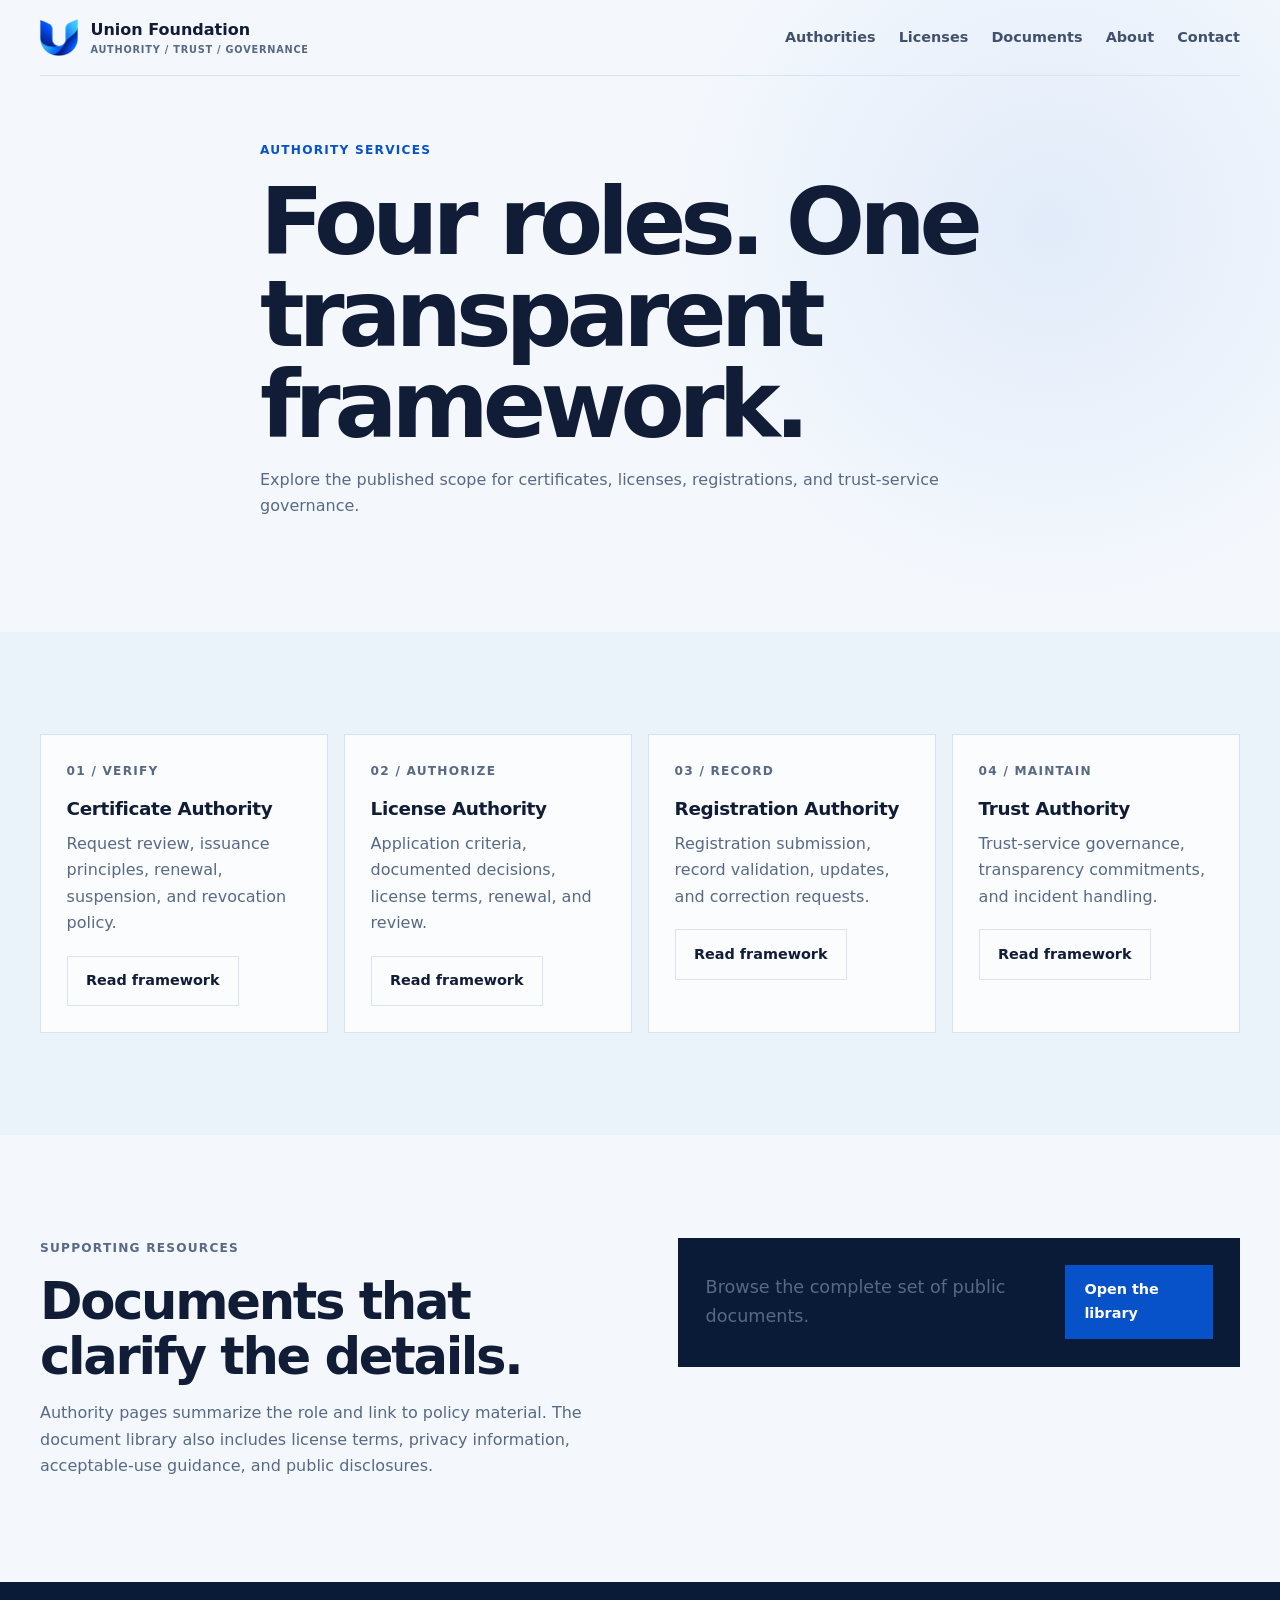
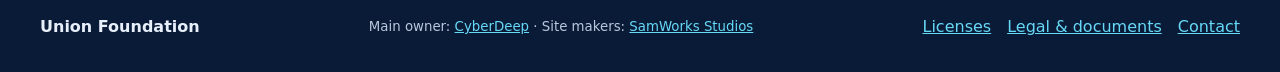
<file: services.html>
<!DOCTYPE html>
<html lang="en">
  <head>
    <meta charset="UTF-8" />
    <meta name="viewport" content="width=device-width, initial-scale=1" />
    <meta name="theme-color" content="#f4f8fd" />
    <meta name="description" content="Explore Union Foundation authority and trust governance frameworks." />
    <link rel="canonical" href="https://union.cyberdeep.qzz.io/services.html" />
    <title>Services | Union Foundation</title>
    <link rel="stylesheet" href="styles.css" />
      <link rel="icon" type="image/png" href="Logo-nbg.png" />
    <meta property="og:type" content="website" />
    <meta property="og:site_name" content="Union Foundation" />
    <meta property="og:title" content="Services | Union Foundation" />
    <meta property="og:description" content="Explore Union Foundation authority and trust governance frameworks." />
    <meta property="og:url" content="https://union.cyberdeep.qzz.io/services.html" />
    <meta property="og:image" content="https://union.cyberdeep.qzz.io/social-card.svg" />
    <meta property="og:image:alt" content="Union Foundation ? clear authority, trust made accountable." />
    <meta name="twitter:card" content="summary_large_image" />
    <meta name="twitter:title" content="Services | Union Foundation" />
    <meta name="twitter:description" content="Explore Union Foundation authority and trust governance frameworks." />
    <meta name="twitter:image" content="https://union.cyberdeep.qzz.io/social-card.svg" />
  </head>
  <body>
    <header class="site-header">
      <div class="container site-nav-wrap">
        <a class="brand-link" href="index.html"><img class="brand-mark" src="Logo-nbg.png" alt="" width="40" height="40" /><span class="brand-copy">Union Foundation<small>AUTHORITY / TRUST / GOVERNANCE</small></span></a>
        <nav class="site-nav" aria-label="Main navigation"><a href="Authority/index.html">Authorities</a><a href="Licenses/index.html">Licenses</a><a href="docs/index.html">Documents</a><a href="about.html">About</a><a href="contact.html">Contact</a></nav>
      </div>
      <div class="container section-heading page-intro">
        <p class="eyebrow">Authority services</p><h1>Four roles. One transparent framework.</h1>
        <p>Explore the published scope for certificates, licenses, registrations, and trust-service governance.</p>
      </div>
    </header>
    <main>
      <section class="section section-alt"><div class="container feature-grid">
        <article class="feature-card"><p class="eyebrow">01 / Verify</p><h3>Certificate Authority</h3><p>Request review, issuance principles, renewal, suspension, and revocation policy.</p><a class="btn btn-secondary" href="Authority/certificate-authority.html">Read framework</a></article>
        <article class="feature-card"><p class="eyebrow">02 / Authorize</p><h3>License Authority</h3><p>Application criteria, documented decisions, license terms, renewal, and review.</p><a class="btn btn-secondary" href="Authority/license-authority.html">Read framework</a></article>
        <article class="feature-card"><p class="eyebrow">03 / Record</p><h3>Registration Authority</h3><p>Registration submission, record validation, updates, and correction requests.</p><a class="btn btn-secondary" href="Authority/registration-authority.html">Read framework</a></article>
        <article class="feature-card"><p class="eyebrow">04 / Maintain</p><h3>Trust Authority</h3><p>Trust-service governance, transparency commitments, and incident handling.</p><a class="btn btn-secondary" href="Authority/trust-authority.html">Read framework</a></article>
      </div></section>
      <section class="section"><div class="container two-column"><div><p class="eyebrow">Supporting resources</p><h2>Documents that clarify the details.</h2><p>Authority pages summarize the role and link to policy material. The document library also includes license terms, privacy information, acceptable-use guidance, and public disclosures.</p></div><div class="cta-panel"><p>Browse the complete set of public documents.</p><a class="btn" href="docs/index.html">Open the library</a></div></div></section>
    </main>
    <footer class="site-footer"><div class="container footer-grid"><p>Union Foundation</p><small>Main owner: <a href="https://cyberdeep.qzz.io">CyberDeep</a> · Site makers: <a href="https://samworks.cyberdeep.qzz.io">SamWorks Studios</a></small><div class="footer-links"><a href="Licenses/index.html">Licenses</a><a href="docs/index.html">Legal &amp; documents</a><a href="contact.html">Contact</a></div></div></footer>
  </body>
</html>
</file>
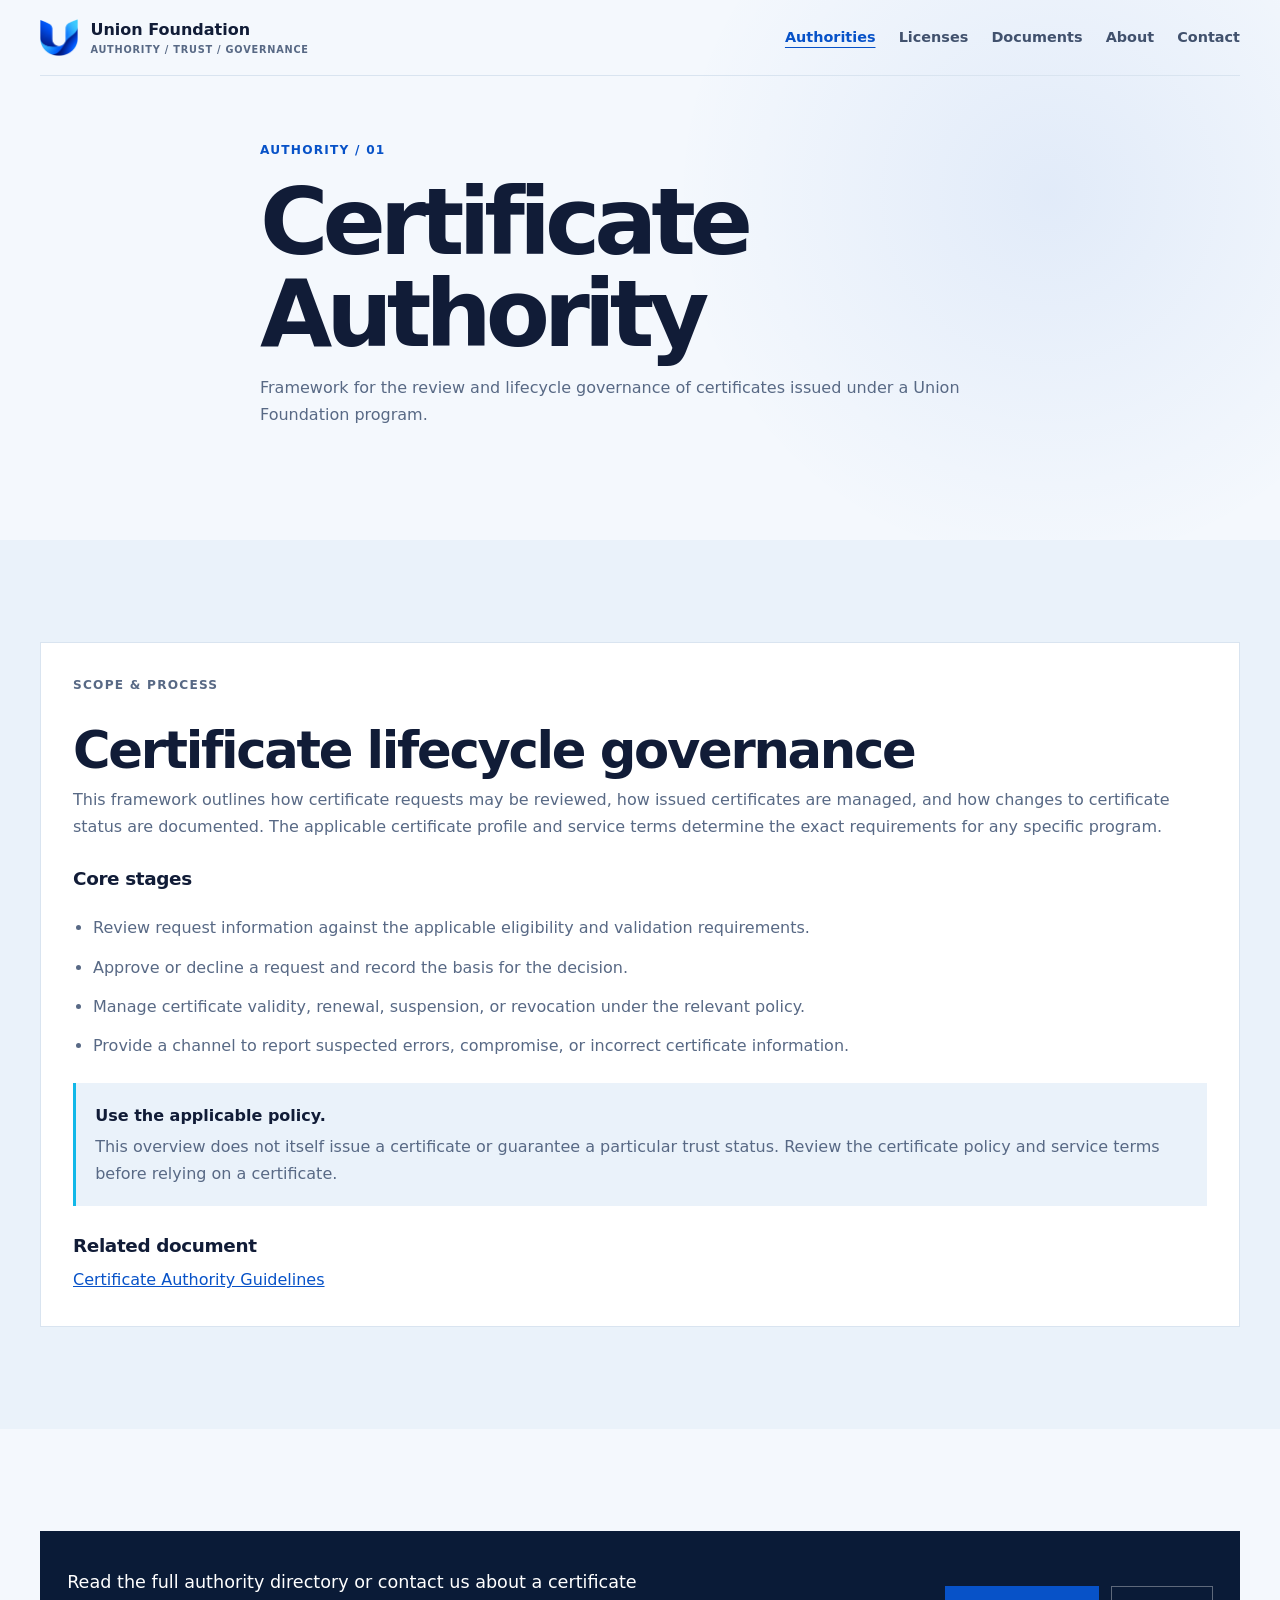
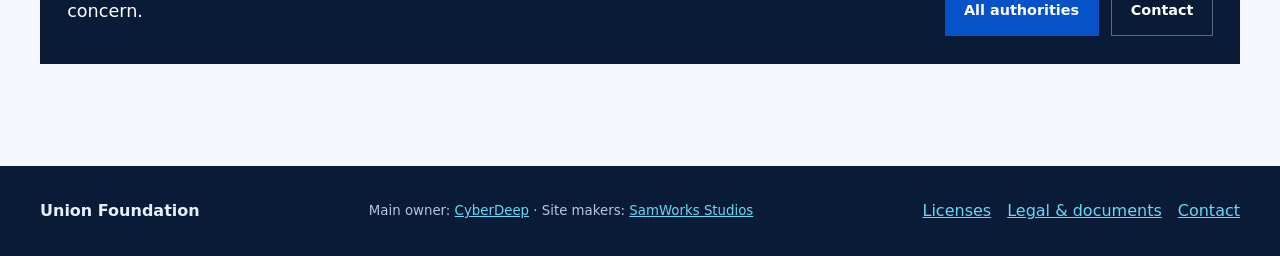
<file: Authority/certificate-authority.html>
<!DOCTYPE html>
<html lang="en">
  <head>
    <meta charset="UTF-8" />
    <meta name="viewport" content="width=device-width, initial-scale=1" />
    <meta name="theme-color" content="#f4f8fd" />
    <meta name="description" content="Certificate Authority scope and certificate lifecycle governance framework." />
    <link rel="canonical" href="https://union.cyberdeep.qzz.io/Authority/certificate-authority.html" />
    <title>Certificate Authority | Union Foundation</title>
    <link rel="stylesheet" href="../styles.css" />
      <link rel="icon" type="image/png" href="../Logo-nbg.png" />
    <meta property="og:type" content="website" />
    <meta property="og:site_name" content="Union Foundation" />
    <meta property="og:title" content="Certificate Authority | Union Foundation" />
    <meta property="og:description" content="Certificate Authority scope and certificate lifecycle governance framework." />
    <meta property="og:url" content="https://union.cyberdeep.qzz.io/Authority/certificate-authority.html" />
    <meta property="og:image" content="https://union.cyberdeep.qzz.io/social-card.svg" />
    <meta property="og:image:alt" content="Union Foundation ? clear authority, trust made accountable." />
    <meta name="twitter:card" content="summary_large_image" />
    <meta name="twitter:title" content="Certificate Authority | Union Foundation" />
    <meta name="twitter:description" content="Certificate Authority scope and certificate lifecycle governance framework." />
    <meta name="twitter:image" content="https://union.cyberdeep.qzz.io/social-card.svg" />
  </head>
  <body>
    <header class="site-header"><div class="container site-nav-wrap">
      <a class="brand-link" href="../index.html"><img class="brand-mark" src="../Logo-nbg.png" alt="" width="40" height="40" /><span class="brand-copy">Union Foundation<small>AUTHORITY / TRUST / GOVERNANCE</small></span></a>
      <nav class="site-nav" aria-label="Main navigation"><a href="index.html" aria-current="page">Authorities</a><a href="../Licenses/index.html">Licenses</a><a href="../docs/index.html">Documents</a><a href="../about.html">About</a><a href="../contact.html">Contact</a></nav>
    </div><div class="container section-heading page-intro"><p class="eyebrow">Authority / 01</p><h1>Certificate Authority</h1><p>Framework for the review and lifecycle governance of certificates issued under a Union Foundation program.</p></div></header>
    <main><section class="section section-alt"><div class="container document-page">
      <p class="eyebrow">Scope &amp; process</p><h2>Certificate lifecycle governance</h2>
      <p>This framework outlines how certificate requests may be reviewed, how issued certificates are managed, and how changes to certificate status are documented. The applicable certificate profile and service terms determine the exact requirements for any specific program.</p>
      <h3>Core stages</h3><ul class="doc-list"><li>Review request information against the applicable eligibility and validation requirements.</li><li>Approve or decline a request and record the basis for the decision.</li><li>Manage certificate validity, renewal, suspension, or revocation under the relevant policy.</li><li>Provide a channel to report suspected errors, compromise, or incorrect certificate information.</li></ul>
      <div class="notice-box"><strong>Use the applicable policy.</strong><p>This overview does not itself issue a certificate or guarantee a particular trust status. Review the certificate policy and service terms before relying on a certificate.</p></div>
      <h3>Related document</h3><p><a href="../docs/certificate-authority-guidelines.html">Certificate Authority Guidelines</a></p>
    </div></section><section class="section"><div class="container cta-panel"><p>Read the full authority directory or contact us about a certificate concern.</p><div class="cta-actions"><a class="btn" href="index.html">All authorities</a><a class="btn btn-secondary" href="../contact.html">Contact</a></div></div></section></main>
    <footer class="site-footer"><div class="container footer-grid"><p>Union Foundation</p><small>Main owner: <a href="https://cyberdeep.qzz.io">CyberDeep</a> · Site makers: <a href="https://samworks.cyberdeep.qzz.io">SamWorks Studios</a></small><div class="footer-links"><a href="../Licenses/index.html">Licenses</a><a href="../docs/index.html">Legal &amp; documents</a><a href="../contact.html">Contact</a></div></div></footer>
  </body>
</html>
</file>
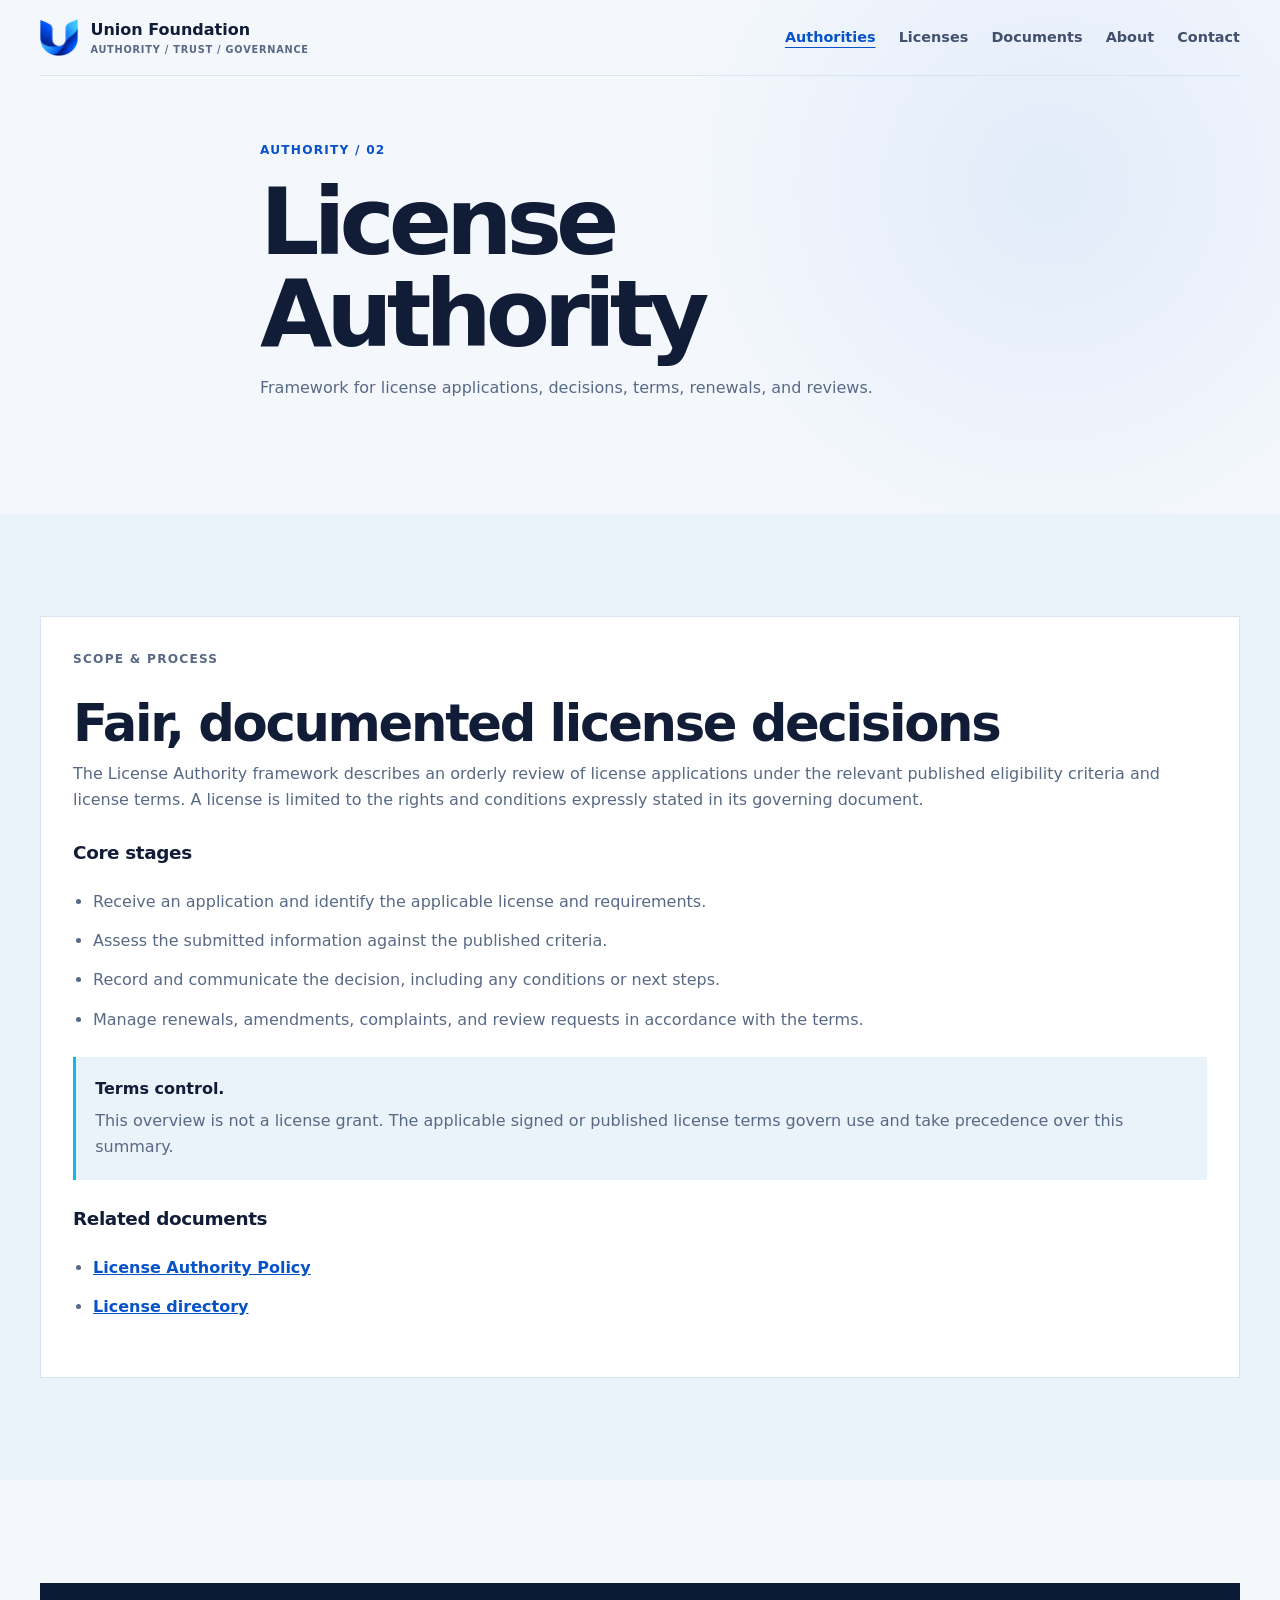
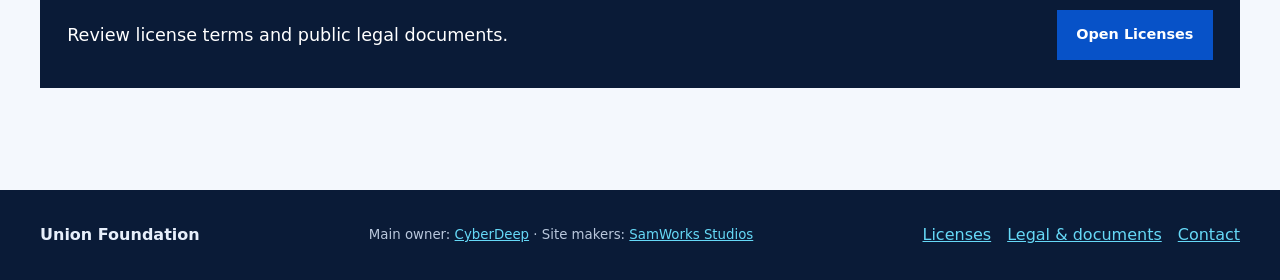
<file: Authority/license-authority.html>
<!DOCTYPE html>
<html lang="en">
  <head>
    <meta charset="UTF-8" />
    <meta name="viewport" content="width=device-width, initial-scale=1" />
    <meta name="theme-color" content="#f4f8fd" />
    <meta name="description" content="License Authority framework for applications, approvals, renewal, and review." />
    <link rel="canonical" href="https://union.cyberdeep.qzz.io/Authority/license-authority.html" />
    <title>License Authority | Union Foundation</title>
    <link rel="stylesheet" href="../styles.css" />
      <link rel="icon" type="image/png" href="../Logo-nbg.png" />
    <meta property="og:type" content="website" />
    <meta property="og:site_name" content="Union Foundation" />
    <meta property="og:title" content="License Authority | Union Foundation" />
    <meta property="og:description" content="License Authority framework for applications, approvals, renewal, and review." />
    <meta property="og:url" content="https://union.cyberdeep.qzz.io/Authority/license-authority.html" />
    <meta property="og:image" content="https://union.cyberdeep.qzz.io/social-card.svg" />
    <meta property="og:image:alt" content="Union Foundation ? clear authority, trust made accountable." />
    <meta name="twitter:card" content="summary_large_image" />
    <meta name="twitter:title" content="License Authority | Union Foundation" />
    <meta name="twitter:description" content="License Authority framework for applications, approvals, renewal, and review." />
    <meta name="twitter:image" content="https://union.cyberdeep.qzz.io/social-card.svg" />
  </head>
  <body>
    <header class="site-header"><div class="container site-nav-wrap">
      <a class="brand-link" href="../index.html"><img class="brand-mark" src="../Logo-nbg.png" alt="" width="40" height="40" /><span class="brand-copy">Union Foundation<small>AUTHORITY / TRUST / GOVERNANCE</small></span></a>
      <nav class="site-nav" aria-label="Main navigation"><a href="index.html" aria-current="page">Authorities</a><a href="../Licenses/index.html">Licenses</a><a href="../docs/index.html">Documents</a><a href="../about.html">About</a><a href="../contact.html">Contact</a></nav>
    </div><div class="container section-heading page-intro"><p class="eyebrow">Authority / 02</p><h1>License Authority</h1><p>Framework for license applications, decisions, terms, renewals, and reviews.</p></div></header>
    <main><section class="section section-alt"><div class="container document-page">
      <p class="eyebrow">Scope &amp; process</p><h2>Fair, documented license decisions</h2>
      <p>The License Authority framework describes an orderly review of license applications under the relevant published eligibility criteria and license terms. A license is limited to the rights and conditions expressly stated in its governing document.</p>
      <h3>Core stages</h3><ul class="doc-list"><li>Receive an application and identify the applicable license and requirements.</li><li>Assess the submitted information against the published criteria.</li><li>Record and communicate the decision, including any conditions or next steps.</li><li>Manage renewals, amendments, complaints, and review requests in accordance with the terms.</li></ul>
      <div class="notice-box"><strong>Terms control.</strong><p>This overview is not a license grant. The applicable signed or published license terms govern use and take precedence over this summary.</p></div>
      <h3>Related documents</h3><ul class="doc-list"><li><a href="../docs/license-authority-policy.html">License Authority Policy</a></li><li><a href="../Licenses/index.html">License directory</a></li></ul>
    </div></section><section class="section"><div class="container cta-panel"><p>Review license terms and public legal documents.</p><a class="btn" href="../Licenses/index.html">Open Licenses</a></div></section></main>
    <footer class="site-footer"><div class="container footer-grid"><p>Union Foundation</p><small>Main owner: <a href="https://cyberdeep.qzz.io">CyberDeep</a> · Site makers: <a href="https://samworks.cyberdeep.qzz.io">SamWorks Studios</a></small><div class="footer-links"><a href="../Licenses/index.html">Licenses</a><a href="../docs/index.html">Legal &amp; documents</a><a href="../contact.html">Contact</a></div></div></footer>
  </body>
</html>
</file>
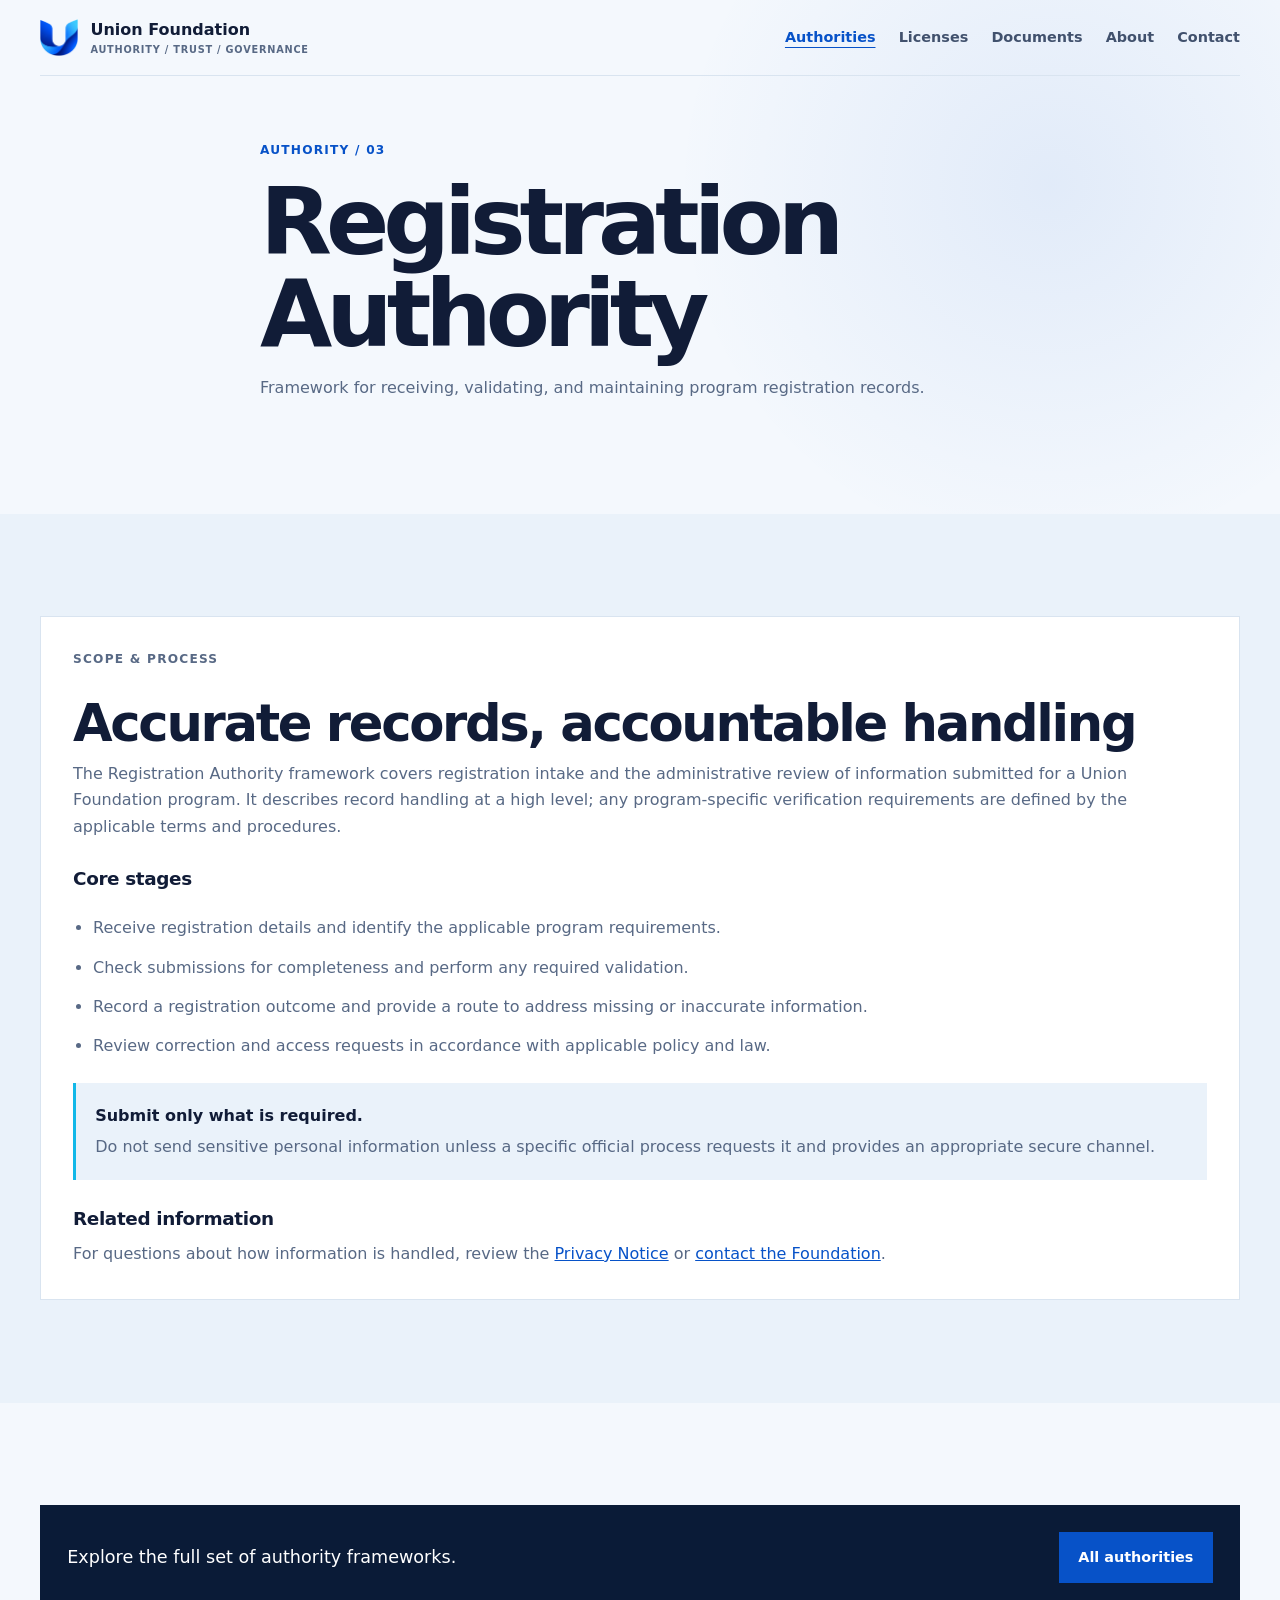
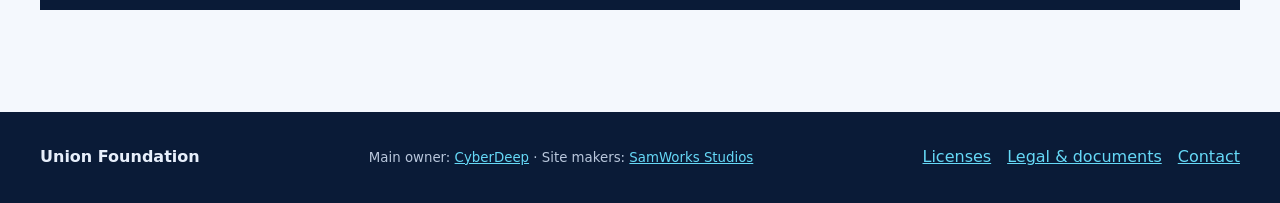
<file: Authority/registration-authority.html>
<!DOCTYPE html>
<html lang="en">
  <head>
    <meta charset="UTF-8" />
    <meta name="viewport" content="width=device-width, initial-scale=1" />
    <meta name="theme-color" content="#f4f8fd" />
    <meta name="description" content="Registration Authority framework for intake, validation, and maintenance of registration records." />
    <link rel="canonical" href="https://union.cyberdeep.qzz.io/Authority/registration-authority.html" />
    <title>Registration Authority | Union Foundation</title>
    <link rel="stylesheet" href="../styles.css" />
      <link rel="icon" type="image/png" href="../Logo-nbg.png" />
    <meta property="og:type" content="website" />
    <meta property="og:site_name" content="Union Foundation" />
    <meta property="og:title" content="Registration Authority | Union Foundation" />
    <meta property="og:description" content="Registration Authority framework for intake, validation, and maintenance of registration records." />
    <meta property="og:url" content="https://union.cyberdeep.qzz.io/Authority/registration-authority.html" />
    <meta property="og:image" content="https://union.cyberdeep.qzz.io/social-card.svg" />
    <meta property="og:image:alt" content="Union Foundation ? clear authority, trust made accountable." />
    <meta name="twitter:card" content="summary_large_image" />
    <meta name="twitter:title" content="Registration Authority | Union Foundation" />
    <meta name="twitter:description" content="Registration Authority framework for intake, validation, and maintenance of registration records." />
    <meta name="twitter:image" content="https://union.cyberdeep.qzz.io/social-card.svg" />
  </head>
  <body>
    <header class="site-header"><div class="container site-nav-wrap">
      <a class="brand-link" href="../index.html"><img class="brand-mark" src="../Logo-nbg.png" alt="" width="40" height="40" /><span class="brand-copy">Union Foundation<small>AUTHORITY / TRUST / GOVERNANCE</small></span></a>
      <nav class="site-nav" aria-label="Main navigation"><a href="index.html" aria-current="page">Authorities</a><a href="../Licenses/index.html">Licenses</a><a href="../docs/index.html">Documents</a><a href="../about.html">About</a><a href="../contact.html">Contact</a></nav>
    </div><div class="container section-heading page-intro"><p class="eyebrow">Authority / 03</p><h1>Registration Authority</h1><p>Framework for receiving, validating, and maintaining program registration records.</p></div></header>
    <main><section class="section section-alt"><div class="container document-page">
      <p class="eyebrow">Scope &amp; process</p><h2>Accurate records, accountable handling</h2>
      <p>The Registration Authority framework covers registration intake and the administrative review of information submitted for a Union Foundation program. It describes record handling at a high level; any program-specific verification requirements are defined by the applicable terms and procedures.</p>
      <h3>Core stages</h3><ul class="doc-list"><li>Receive registration details and identify the applicable program requirements.</li><li>Check submissions for completeness and perform any required validation.</li><li>Record a registration outcome and provide a route to address missing or inaccurate information.</li><li>Review correction and access requests in accordance with applicable policy and law.</li></ul>
      <div class="notice-box"><strong>Submit only what is required.</strong><p>Do not send sensitive personal information unless a specific official process requests it and provides an appropriate secure channel.</p></div>
      <h3>Related information</h3><p>For questions about how information is handled, review the <a href="../docs/privacy-notice.html">Privacy Notice</a> or <a href="../contact.html">contact the Foundation</a>.</p>
    </div></section><section class="section"><div class="container cta-panel"><p>Explore the full set of authority frameworks.</p><a class="btn" href="index.html">All authorities</a></div></section></main>
    <footer class="site-footer"><div class="container footer-grid"><p>Union Foundation</p><small>Main owner: <a href="https://cyberdeep.qzz.io">CyberDeep</a> · Site makers: <a href="https://samworks.cyberdeep.qzz.io">SamWorks Studios</a></small><div class="footer-links"><a href="../Licenses/index.html">Licenses</a><a href="../docs/index.html">Legal &amp; documents</a><a href="../contact.html">Contact</a></div></div></footer>
  </body>
</html>
</file>
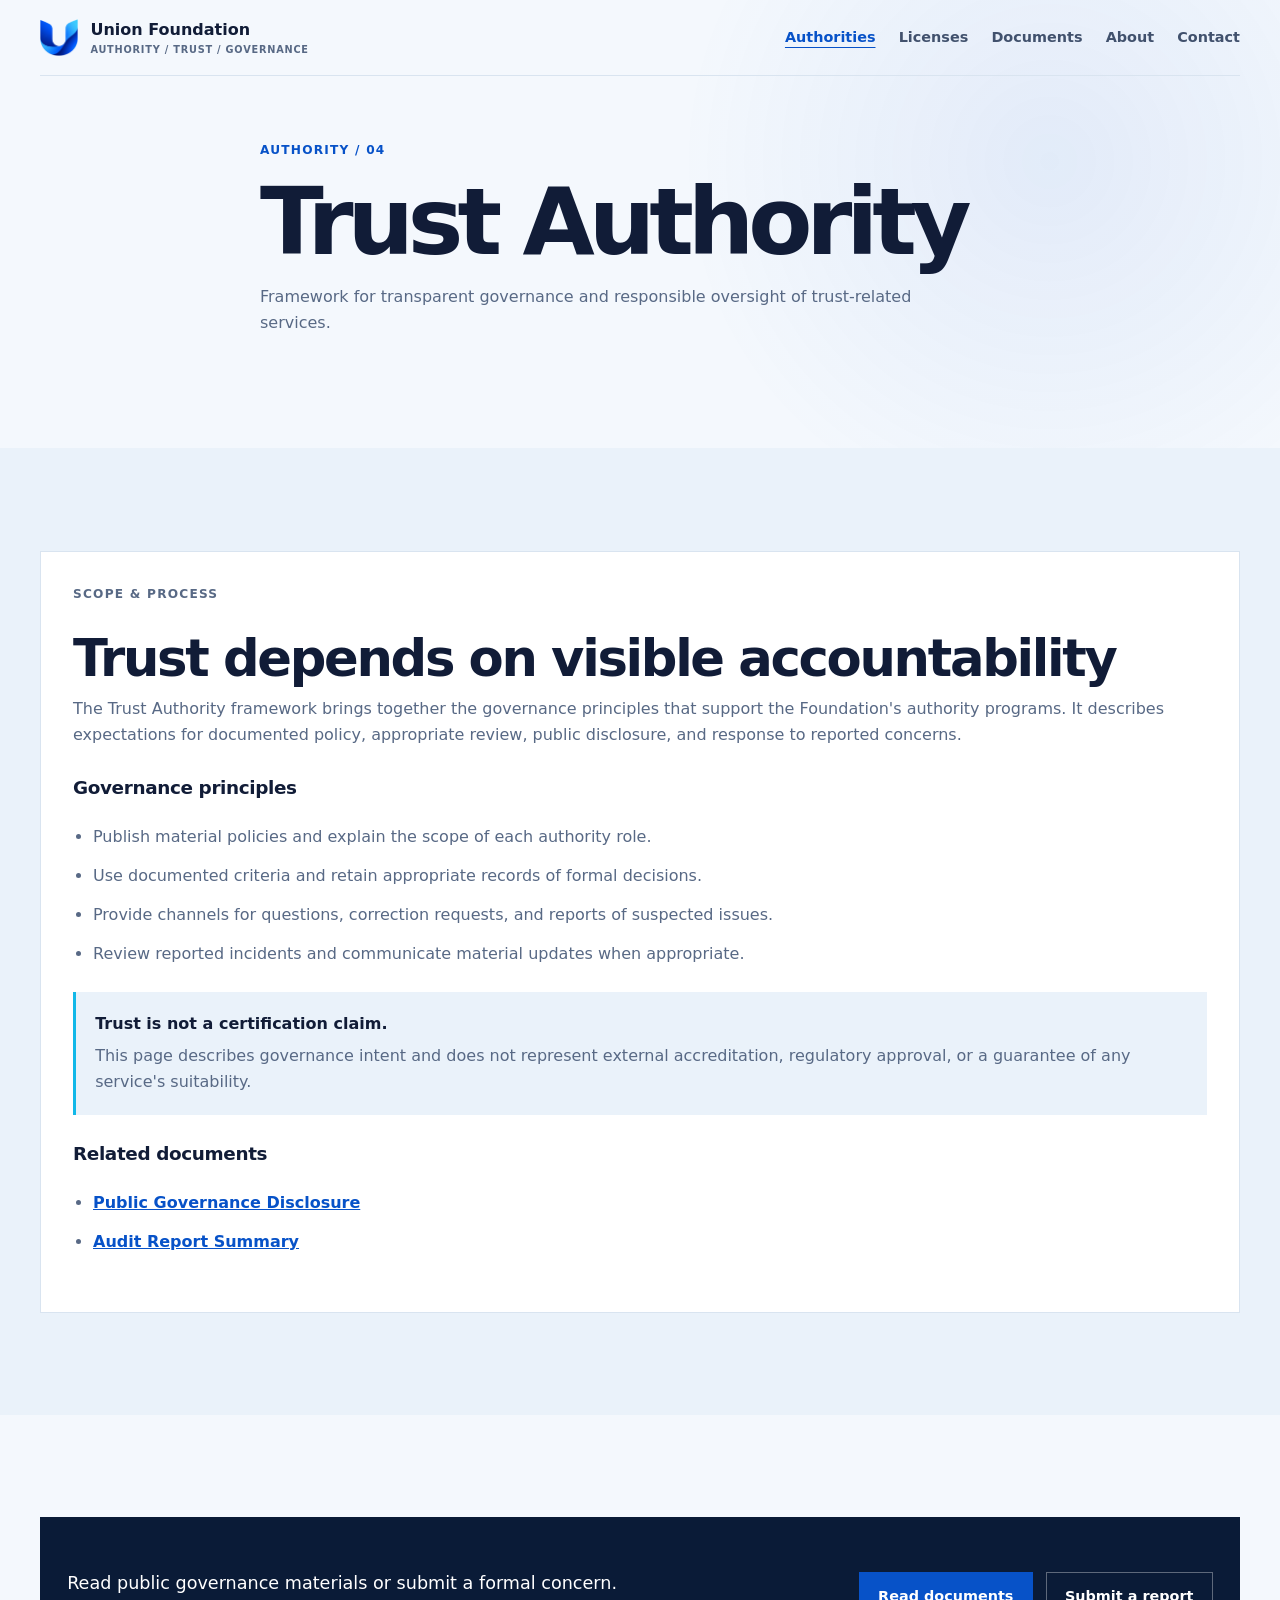
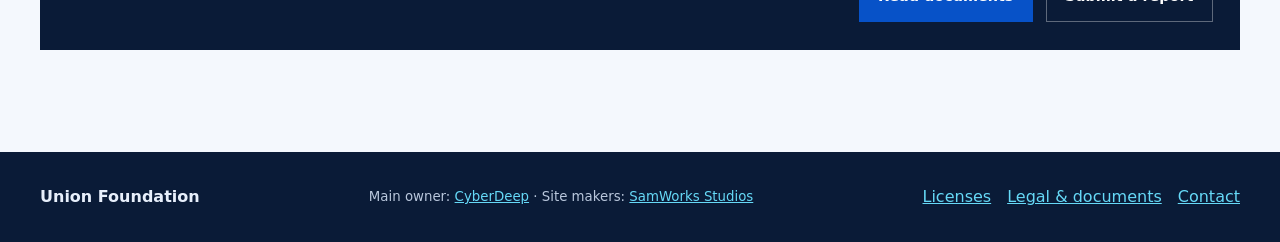
<file: Authority/trust-authority.html>
<!DOCTYPE html>
<html lang="en">
  <head>
    <meta charset="UTF-8" />
    <meta name="viewport" content="width=device-width, initial-scale=1" />
    <meta name="theme-color" content="#f4f8fd" />
    <meta name="description" content="Trust Authority framework for governance, transparency, and responsible review of trust services." />
    <link rel="canonical" href="https://union.cyberdeep.qzz.io/Authority/trust-authority.html" />
    <title>Trust Authority | Union Foundation</title>
    <link rel="stylesheet" href="../styles.css" />
      <link rel="icon" type="image/png" href="../Logo-nbg.png" />
    <meta property="og:type" content="website" />
    <meta property="og:site_name" content="Union Foundation" />
    <meta property="og:title" content="Trust Authority | Union Foundation" />
    <meta property="og:description" content="Trust Authority framework for governance, transparency, and responsible review of trust services." />
    <meta property="og:url" content="https://union.cyberdeep.qzz.io/Authority/trust-authority.html" />
    <meta property="og:image" content="https://union.cyberdeep.qzz.io/social-card.svg" />
    <meta property="og:image:alt" content="Union Foundation ? clear authority, trust made accountable." />
    <meta name="twitter:card" content="summary_large_image" />
    <meta name="twitter:title" content="Trust Authority | Union Foundation" />
    <meta name="twitter:description" content="Trust Authority framework for governance, transparency, and responsible review of trust services." />
    <meta name="twitter:image" content="https://union.cyberdeep.qzz.io/social-card.svg" />
  </head>
  <body>
    <header class="site-header"><div class="container site-nav-wrap">
      <a class="brand-link" href="../index.html"><img class="brand-mark" src="../Logo-nbg.png" alt="" width="40" height="40" /><span class="brand-copy">Union Foundation<small>AUTHORITY / TRUST / GOVERNANCE</small></span></a>
      <nav class="site-nav" aria-label="Main navigation"><a href="index.html" aria-current="page">Authorities</a><a href="../Licenses/index.html">Licenses</a><a href="../docs/index.html">Documents</a><a href="../about.html">About</a><a href="../contact.html">Contact</a></nav>
    </div><div class="container section-heading page-intro"><p class="eyebrow">Authority / 04</p><h1>Trust Authority</h1><p>Framework for transparent governance and responsible oversight of trust-related services.</p></div></header>
    <main><section class="section section-alt"><div class="container document-page">
      <p class="eyebrow">Scope &amp; process</p><h2>Trust depends on visible accountability</h2>
      <p>The Trust Authority framework brings together the governance principles that support the Foundation's authority programs. It describes expectations for documented policy, appropriate review, public disclosure, and response to reported concerns.</p>
      <h3>Governance principles</h3><ul class="doc-list"><li>Publish material policies and explain the scope of each authority role.</li><li>Use documented criteria and retain appropriate records of formal decisions.</li><li>Provide channels for questions, correction requests, and reports of suspected issues.</li><li>Review reported incidents and communicate material updates when appropriate.</li></ul>
      <div class="notice-box"><strong>Trust is not a certification claim.</strong><p>This page describes governance intent and does not represent external accreditation, regulatory approval, or a guarantee of any service's suitability.</p></div>
      <h3>Related documents</h3><ul class="doc-list"><li><a href="../docs/public-governance-disclosure.html">Public Governance Disclosure</a></li><li><a href="../docs/audit-report-summary.html">Audit Report Summary</a></li></ul>
    </div></section><section class="section"><div class="container cta-panel"><p>Read public governance materials or submit a formal concern.</p><div class="cta-actions"><a class="btn" href="../docs/index.html">Read documents</a><a class="btn btn-secondary" href="../report.html">Submit a report</a></div></div></section></main>
    <footer class="site-footer"><div class="container footer-grid"><p>Union Foundation</p><small>Main owner: <a href="https://cyberdeep.qzz.io">CyberDeep</a> · Site makers: <a href="https://samworks.cyberdeep.qzz.io">SamWorks Studios</a></small><div class="footer-links"><a href="../Licenses/index.html">Licenses</a><a href="../docs/index.html">Legal &amp; documents</a><a href="../contact.html">Contact</a></div></div></footer>
  </body>
</html>
</file>
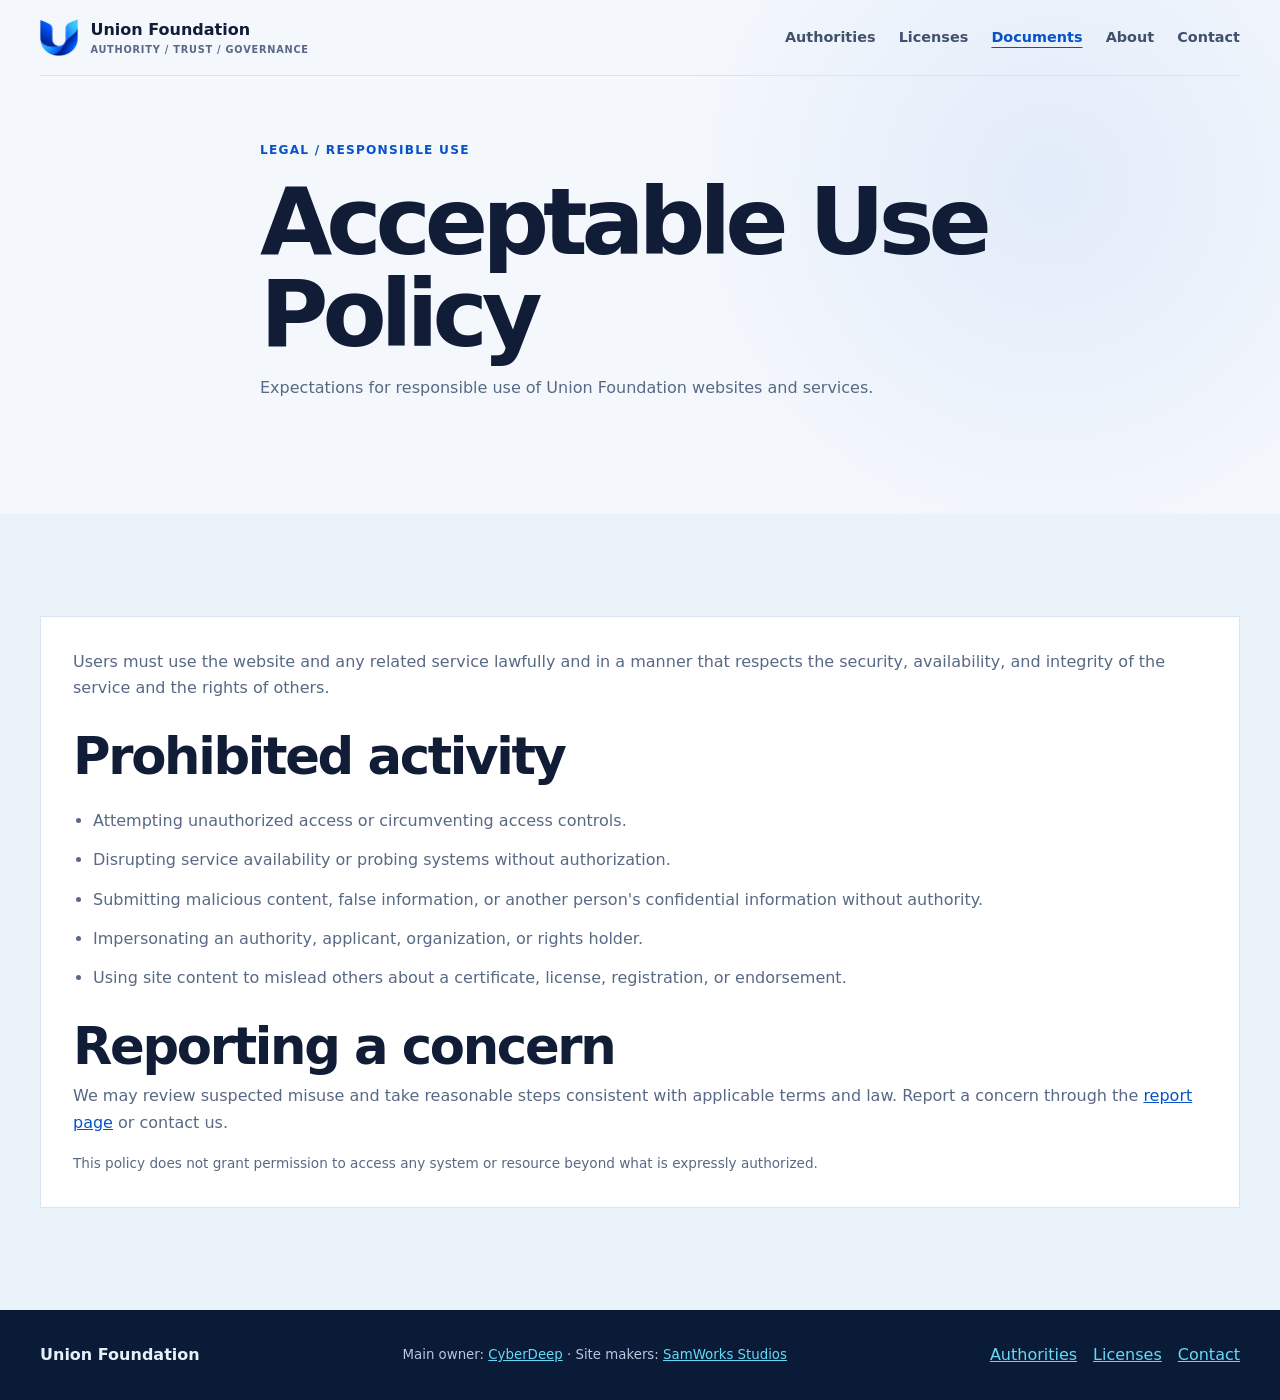
<file: docs/acceptable-use-policy.html>
<!DOCTYPE html>
<html lang="en">
  <head><meta charset="UTF-8" /><meta name="viewport" content="width=device-width, initial-scale=1" /><meta name="theme-color" content="#f4f8fd" /><meta name="description" content="Acceptable use expectations for Union Foundation sites and services." /><link rel="canonical" href="https://union.cyberdeep.qzz.io/docs/acceptable-use-policy.html" /><title>Acceptable Use Policy | Union Foundation</title><link rel="stylesheet" href="../styles.css" />    <link rel="icon" type="image/png" href="../Logo-nbg.png" />
    <meta property="og:type" content="website" />
    <meta property="og:site_name" content="Union Foundation" />
    <meta property="og:title" content="Acceptable Use Policy | Union Foundation" />
    <meta property="og:description" content="Acceptable use expectations for Union Foundation sites and services." />
    <meta property="og:url" content="https://union.cyberdeep.qzz.io/docs/acceptable-use-policy.html" />
    <meta property="og:image" content="https://union.cyberdeep.qzz.io/social-card.svg" />
    <meta property="og:image:alt" content="Union Foundation ? clear authority, trust made accountable." />
    <meta name="twitter:card" content="summary_large_image" />
    <meta name="twitter:title" content="Acceptable Use Policy | Union Foundation" />
    <meta name="twitter:description" content="Acceptable use expectations for Union Foundation sites and services." />
    <meta name="twitter:image" content="https://union.cyberdeep.qzz.io/social-card.svg" />
  </head>
  <body>
    <header class="site-header"><div class="container site-nav-wrap"><a class="brand-link" href="../index.html"><img class="brand-mark" src="../Logo-nbg.png" alt="" width="40" height="40" /><span class="brand-copy">Union Foundation<small>AUTHORITY / TRUST / GOVERNANCE</small></span></a><nav class="site-nav" aria-label="Main navigation"><a href="../Authority/index.html">Authorities</a><a href="../Licenses/index.html">Licenses</a><a href="index.html" aria-current="page">Documents</a><a href="../about.html">About</a><a href="../contact.html">Contact</a></nav></div><div class="container section-heading page-intro"><p class="eyebrow">Legal / responsible use</p><h1>Acceptable Use Policy</h1><p>Expectations for responsible use of Union Foundation websites and services.</p></div></header>
    <main><section class="section section-alt"><div class="container document-page"><p>Users must use the website and any related service lawfully and in a manner that respects the security, availability, and integrity of the service and the rights of others.</p><h2>Prohibited activity</h2><ul class="doc-list"><li>Attempting unauthorized access or circumventing access controls.</li><li>Disrupting service availability or probing systems without authorization.</li><li>Submitting malicious content, false information, or another person's confidential information without authority.</li><li>Impersonating an authority, applicant, organization, or rights holder.</li><li>Using site content to mislead others about a certificate, license, registration, or endorsement.</li></ul><h2>Reporting a concern</h2><p>We may review suspected misuse and take reasonable steps consistent with applicable terms and law. Report a concern through the <a href="../report.html">report page</a> or contact us.</p><p class="document-meta">This policy does not grant permission to access any system or resource beyond what is expressly authorized.</p></div></section></main>
    <footer class="site-footer"><div class="container footer-grid"><p>Union Foundation</p><small>Main owner: <a href="https://cyberdeep.qzz.io">CyberDeep</a> · Site makers: <a href="https://samworks.cyberdeep.qzz.io">SamWorks Studios</a></small><div class="footer-links"><a href="../Authority/index.html">Authorities</a><a href="../Licenses/index.html">Licenses</a><a href="../contact.html">Contact</a></div></div></footer>
  </body>
</html>
</file>
<file: styles.css>
* {
  box-sizing: border-box;
}

:root {
  color-scheme: light;
  font-family: Inter, ui-sans-serif, system-ui, -apple-system, BlinkMacSystemFont, "Segoe UI", sans-serif;
  color: #111c37;
  background: #f4f8fd;
  line-height: 1.65;
  font-synthesis: none;
  text-rendering: optimizeLegibility;
  --ink: #111c37;
  --muted: #586985;
  --blue: #0752c8;
  --navy: #0a1b37;
  --cyan: #12b8e8;
  --paper: #f4f8fd;
  --line: #d9e4f0;
}

html {
  scroll-behavior: smooth;
}

body {
  margin: 0;
  min-width: 320px;
  min-height: 100vh;
  background: var(--paper);
}

a {
  color: var(--blue);
}

a:focus-visible,
button:focus-visible,
input:focus-visible,
select:focus-visible,
textarea:focus-visible {
  outline: 3px solid var(--cyan);
  outline-offset: 3px;
}

.container {
  width: min(1200px, calc(100% - 3rem));
  margin: 0 auto;
}

.site-header {
  padding: 0 0 4.5rem;
  background:
    radial-gradient(circle at 82% 36%, rgba(7, 82, 200, 0.08), transparent 34%),
    var(--paper);
}

.site-nav-wrap {
  min-height: 76px;
  display: flex;
  justify-content: space-between;
  align-items: center;
  gap: 2rem;
  border-bottom: 1px solid var(--line);
}

.brand-link {
  display: inline-flex;
  align-items: center;
  gap: 0.75rem;
  color: var(--ink);
  font-weight: 750;
  text-decoration: none;
  white-space: nowrap;
}

.brand-mark {
  display: block;
  width: 2.4rem;
  height: 2.4rem;
  flex: 0 0 auto;
  object-fit: contain;
}

.brand-copy {
  display: grid;
  line-height: 1.2;
}

.brand-copy small {
  margin-top: 0.3rem;
  color: var(--muted);
  font-size: 0.61rem;
  font-weight: 650;
  letter-spacing: 0.08em;
}

.site-nav {
  display: flex;
  align-items: center;
  flex-wrap: wrap;
  gap: 0.35rem 1.45rem;
}

.site-nav a {
  color: #41516d;
  font-size: 0.9rem;
  font-weight: 650;
  text-decoration: none;
}

.site-nav a:hover,
.site-nav a[aria-current="page"] {
  color: var(--blue);
  text-decoration: underline;
  text-underline-offset: 5px;
}

.header-grid {
  display: grid;
  grid-template-columns: minmax(0, 1fr) minmax(360px, 0.92fr);
  align-items: center;
  gap: clamp(2.5rem, 6vw, 5.5rem);
  padding-top: clamp(4rem, 8vw, 7rem);
}

.brand-label,
.eyebrow,
.panel-tag {
  margin: 0 0 1rem;
  color: var(--blue);
  font-size: 0.76rem;
  font-weight: 750;
  letter-spacing: 0.1em;
  text-transform: uppercase;
}

.brand-label::before {
  content: "";
  display: inline-block;
  width: 1.15rem;
  height: 2px;
  margin: 0 0.65rem 0.22rem 0;
  background: var(--cyan);
}

h1,
h2,
h3,
p,
ul {
  margin: 0;
}

h1 {
  max-width: 780px;
  font-size: clamp(3.1rem, 7.3vw, 6.1rem);
  line-height: 0.98;
  letter-spacing: -0.065em;
}

h1 em {
  color: var(--blue);
  font-style: normal;
}

h2 {
  font-size: clamp(2rem, 4vw, 3.35rem);
  line-height: 1.08;
  letter-spacing: -0.045em;
}

h3 {
  font-size: 1.15rem;
  line-height: 1.3;
  letter-spacing: -0.02em;
}

.hero-copy,
.section-heading > p:not(.eyebrow),
.header-grid > div > p:not(.brand-label),
.two-column > div > p,
.document-page > p {
  color: var(--muted);
}

.hero-copy {
  max-width: 650px;
  margin-top: 1.5rem;
  font-size: clamp(1.05rem, 1.5vw, 1.22rem);
}

.hero-actions,
.cta-actions {
  display: flex;
  flex-wrap: wrap;
  gap: 0.8rem;
  margin-top: 1.7rem;
}

.btn {
  display: inline-flex;
  min-height: 2.9rem;
  align-items: center;
  justify-content: center;
  gap: 0.45rem;
  margin-top: 0;
  padding: 0.78rem 1.15rem;
  border: 1px solid var(--blue);
  border-radius: 0;
  background: var(--blue);
  color: #fff;
  font: inherit;
  font-size: 0.9rem;
  font-weight: 750;
  text-decoration: none;
  cursor: pointer;
  transition: background 160ms ease, color 160ms ease, transform 160ms ease;
}

.btn:hover {
  transform: translateY(-2px);
  background: #063d9b;
}

.btn-secondary {
  background: transparent;
  color: var(--ink);
  border-color: var(--line);
}

.btn-secondary:hover {
  background: #e6eff9;
  color: var(--ink);
}

.hero-panel {
  position: relative;
  overflow: visible;
  padding: clamp(1.4rem, 3vw, 2rem);
  background: var(--navy);
  color: var(--paper);
  box-shadow: 18px 22px 0 rgba(7, 82, 200, 0.1);
}

.panel-topline,
.panel-foot,
.pipeline-steps {
  display: flex;
  justify-content: space-between;
  gap: 1rem;
}

.panel-topline,
.panel-foot,
.pipeline-label,
.pipeline-steps span {
  color: #b9c9df;
  font-family: ui-monospace, SFMono-Regular, Menlo, Consolas, monospace;
  font-size: 0.68rem;
  letter-spacing: 0.04em;
  text-transform: uppercase;
}

.panel-topline {
  padding-bottom: 1rem;
  border-bottom: 1px solid rgba(255, 255, 255, 0.15);
}

.panel-tag {
  color: #66d9f7;
}

.hero-panel h2 {
  max-width: 440px;
  margin: 0.3rem 0 1rem;
  color: white;
  font-size: clamp(1.55rem, 2.8vw, 2.35rem);
}

.hero-panel > p {
  color: #c0cce0;
}

.pipeline-code {
  margin: 1.5rem 0;
  padding: 1.1rem;
  border-block: 1px solid rgba(255, 255, 255, 0.15);
  color: #e1eaf7;
  font: 0.77rem/1.8 ui-monospace, SFMono-Regular, Menlo, Consolas, monospace;
}

.pipeline-code span {
  color: #66d9f7;
}

.pipeline-steps {
  gap: 0.55rem;
}

.pipeline-steps > div {
  flex: 1;
  padding: 0.75rem;
  border: 1px solid rgba(255, 255, 255, 0.15);
}

.pipeline-steps strong {
  display: block;
  margin-top: 0.5rem;
  color: var(--paper);
  font-size: 0.8rem;
}

.panel-foot {
  margin-top: 1.25rem;
}

.panel-foot strong {
  color: #66d9f7;
}

.section {
  padding: clamp(4rem, 8vw, 7rem) 0;
}

.section-alt {
  background: #eaf2fa;
}

.section-heading {
  max-width: 760px;
  margin-bottom: 2.5rem;
}

.page-intro {
  padding-top: 4rem;
}

.page-intro h1 {
  margin-bottom: 1rem;
}

.page-intro > p:not(.eyebrow) {
  max-width: 720px;
  color: var(--muted);
}

.section-heading h2 {
  margin-bottom: 1rem;
}

.feature-grid,
.stats-grid,
.process-grid,
.document-grid {
  display: grid;
  grid-template-columns: repeat(auto-fit, minmax(230px, 1fr));
  gap: 1rem;
}

.feature-card,
.stat-card,
.process-step,
.contact-card,
.doc-card {
  padding: 1.6rem;
  border: 1px solid var(--line);
  background: rgba(255, 255, 255, 0.8);
}

.feature-card h3,
.process-step h3,
.doc-card h3 {
  margin-bottom: 0.65rem;
  color: var(--ink);
}

.feature-card p,
.stat-card p,
.process-step p,
.doc-card p {
  color: var(--muted);
}

.feature-card .btn,
.doc-card .btn {
  margin-top: 1.2rem;
}

.two-column,
.contact-panel,
.report-layout {
  display: grid;
  grid-template-columns: repeat(2, minmax(0, 1fr));
  align-items: start;
  gap: clamp(2rem, 6vw, 5rem);
}

.two-column h2,
.contact-panel h2,
.report-layout h2 {
  margin-bottom: 1rem;
}

.check-list,
.report-list {
  display: grid;
  gap: 0.7rem;
  margin-top: 1.3rem;
  padding-left: 1.25rem;
  color: var(--muted);
}

.stats-grid {
  grid-template-columns: 1fr;
}

.stat-card span,
.process-step span {
  display: inline-block;
  margin-bottom: 0.8rem;
  padding: 0.4rem 0.65rem;
  background: #e2f2fa;
  color: var(--blue);
  font-family: ui-monospace, SFMono-Regular, Menlo, Consolas, monospace;
  font-size: 0.7rem;
  font-weight: 750;
  text-transform: uppercase;
}

.cta-panel {
  display: flex;
  justify-content: space-between;
  align-items: center;
  gap: 1.5rem;
  padding: 1.7rem;
  background: var(--navy);
  color: white;
}

.cta-panel p {
  max-width: 620px;
  font-size: 1.1rem;
}

.cta-panel .btn-secondary {
  border-color: rgba(255, 255, 255, 0.34);
  color: white;
}

.cta-panel .btn-secondary:hover {
  background: rgba(255, 255, 255, 0.1);
}

.contact-card {
  background: white;
}

.contact-label {
  margin-bottom: 0.7rem;
  color: var(--blue);
  font-size: 0.76rem;
  font-weight: 750;
  letter-spacing: 0.08em;
  text-transform: uppercase;
}

.contact-link {
  display: inline-block;
  margin-bottom: 0.5rem;
  color: var(--ink);
  font-size: 1.15rem;
  font-weight: 750;
  text-decoration: none;
}

.contact-note,
.contact-card p,
.notice-box p {
  color: var(--muted);
}

.contact-group {
  margin-top: 1.2rem;
  padding-top: 1rem;
  border-top: 1px solid var(--line);
}

.contact-group p + p {
  margin-top: 0.6rem;
}

.site-footer {
  padding: 2rem 0;
  background: var(--navy);
  color: #e7effb;
}

.footer-grid {
  display: flex;
  justify-content: space-between;
  align-items: center;
  flex-wrap: wrap;
  gap: 1rem 2rem;
}

.footer-grid p {
  font-weight: 750;
}

.footer-grid small {
  color: #b9c7dc;
}

.footer-links {
  display: flex;
  flex-wrap: wrap;
  gap: 0.5rem 1rem;
}

.footer-grid a {
  color: #66d9f7;
}

.notice-box {
  margin-top: 1.5rem;
  padding: 1.2rem;
  border-left: 3px solid var(--cyan);
  background: #eaf2fa;
}

.notice-box strong {
  display: block;
  margin-bottom: 0.35rem;
}

.report-form,
.document-page {
  padding: clamp(1.4rem, 3vw, 2rem);
  border: 1px solid var(--line);
  background: white;
}

.form-grid {
  display: grid;
  grid-template-columns: repeat(2, minmax(0, 1fr));
  gap: 1rem;
  margin-bottom: 1rem;
}

.report-form > label {
  margin-top: 1rem;
}

label {
  display: grid;
  gap: 0.45rem;
  color: var(--ink);
  font-weight: 650;
}

input,
select,
textarea {
  width: 100%;
  padding: 0.75rem 0.85rem;
  border: 1px solid #c7d6e8;
  border-radius: 0;
  background: #fbfdff;
  color: var(--ink);
  font: inherit;
}

textarea {
  min-height: 120px;
  resize: vertical;
}

.doc-list {
  display: grid;
  gap: 0.8rem;
  margin: 1.5rem 0 0;
  padding-left: 1.25rem;
  color: var(--muted);
}

.doc-list a {
  color: var(--blue);
  font-weight: 700;
}

.doc-card ul {
  margin-top: 0.9rem;
  padding-left: 1.2rem;
  color: var(--muted);
}

.document-page h2,
.document-page h3 {
  margin-top: 1.7rem;
  margin-bottom: 0.6rem;
}

.document-page h2:first-child,
.document-page h3:first-child {
  margin-top: 0;
}

.document-page p + p {
  margin-top: 1rem;
}

.document-page .doc-list {
  margin-bottom: 1.5rem;
}

.document-meta {
  margin-top: 1rem;
  color: var(--muted);
  font-size: 0.85rem;
}

@media (max-width: 900px) {
  .header-grid {
    grid-template-columns: 1fr;
  }

  .two-column,
  .contact-panel,
  .report-layout {
    grid-template-columns: 1fr;
  }
}

@media (max-width: 700px) {
  .container {
    width: min(100% - 2rem, 1200px);
  }

  .site-nav-wrap {
    align-items: flex-start;
    flex-direction: column;
    gap: 0.6rem;
    padding: 1rem 0;
  }

  .site-nav {
    gap: 0.5rem 1rem;
  }

  .site-nav a {
    font-size: 0.82rem;
  }

  .hero-panel {
    min-width: 0;
  }

  .pipeline-steps {
    flex-direction: column;
  }

  .cta-panel {
    align-items: flex-start;
    flex-direction: column;
  }

  .form-grid {
    grid-template-columns: 1fr;
  }

  .btn {
    width: auto;
  }

  .footer-grid {
    align-items: flex-start;
    flex-direction: column;
  }
}

@media (prefers-reduced-motion: reduce) {
  html {
    scroll-behavior: auto;
  }

  *,
  *::before,
  *::after {
    transition-duration: 0.01ms !important;
  }
}
</file>
